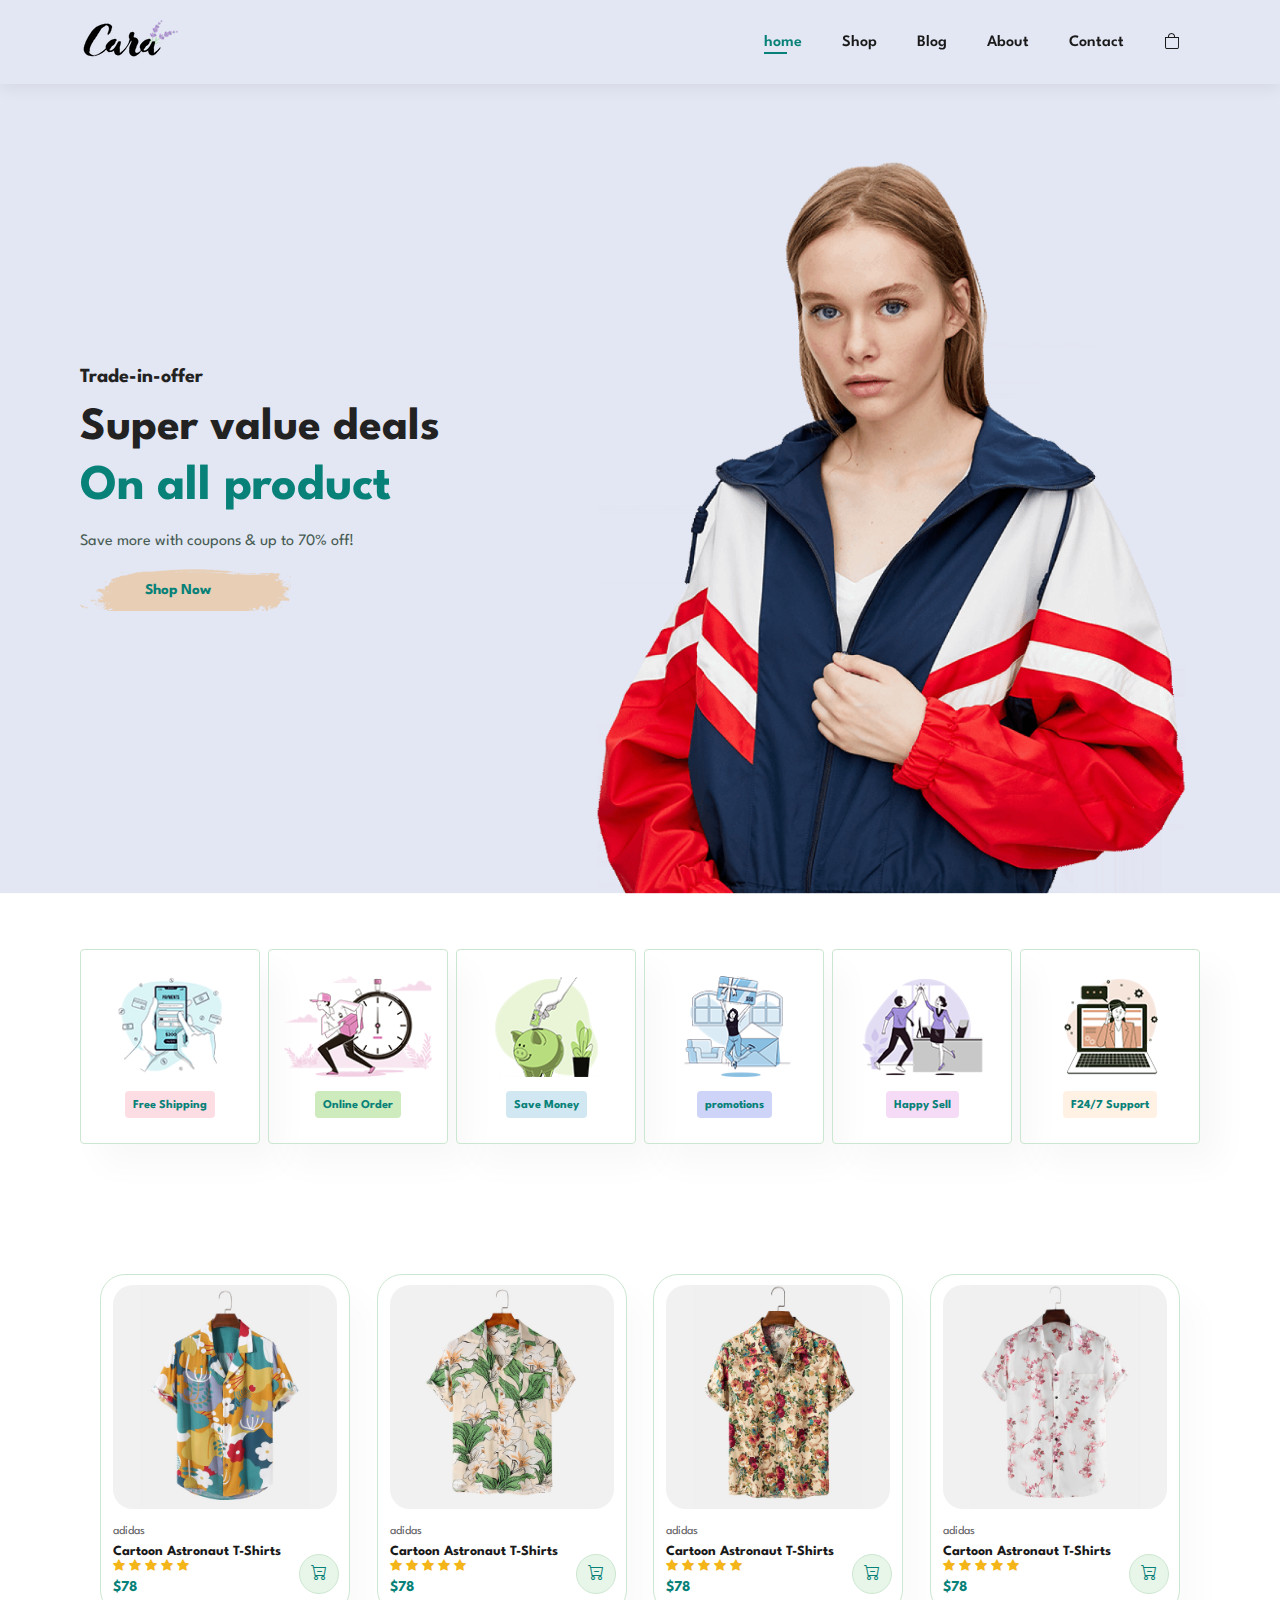
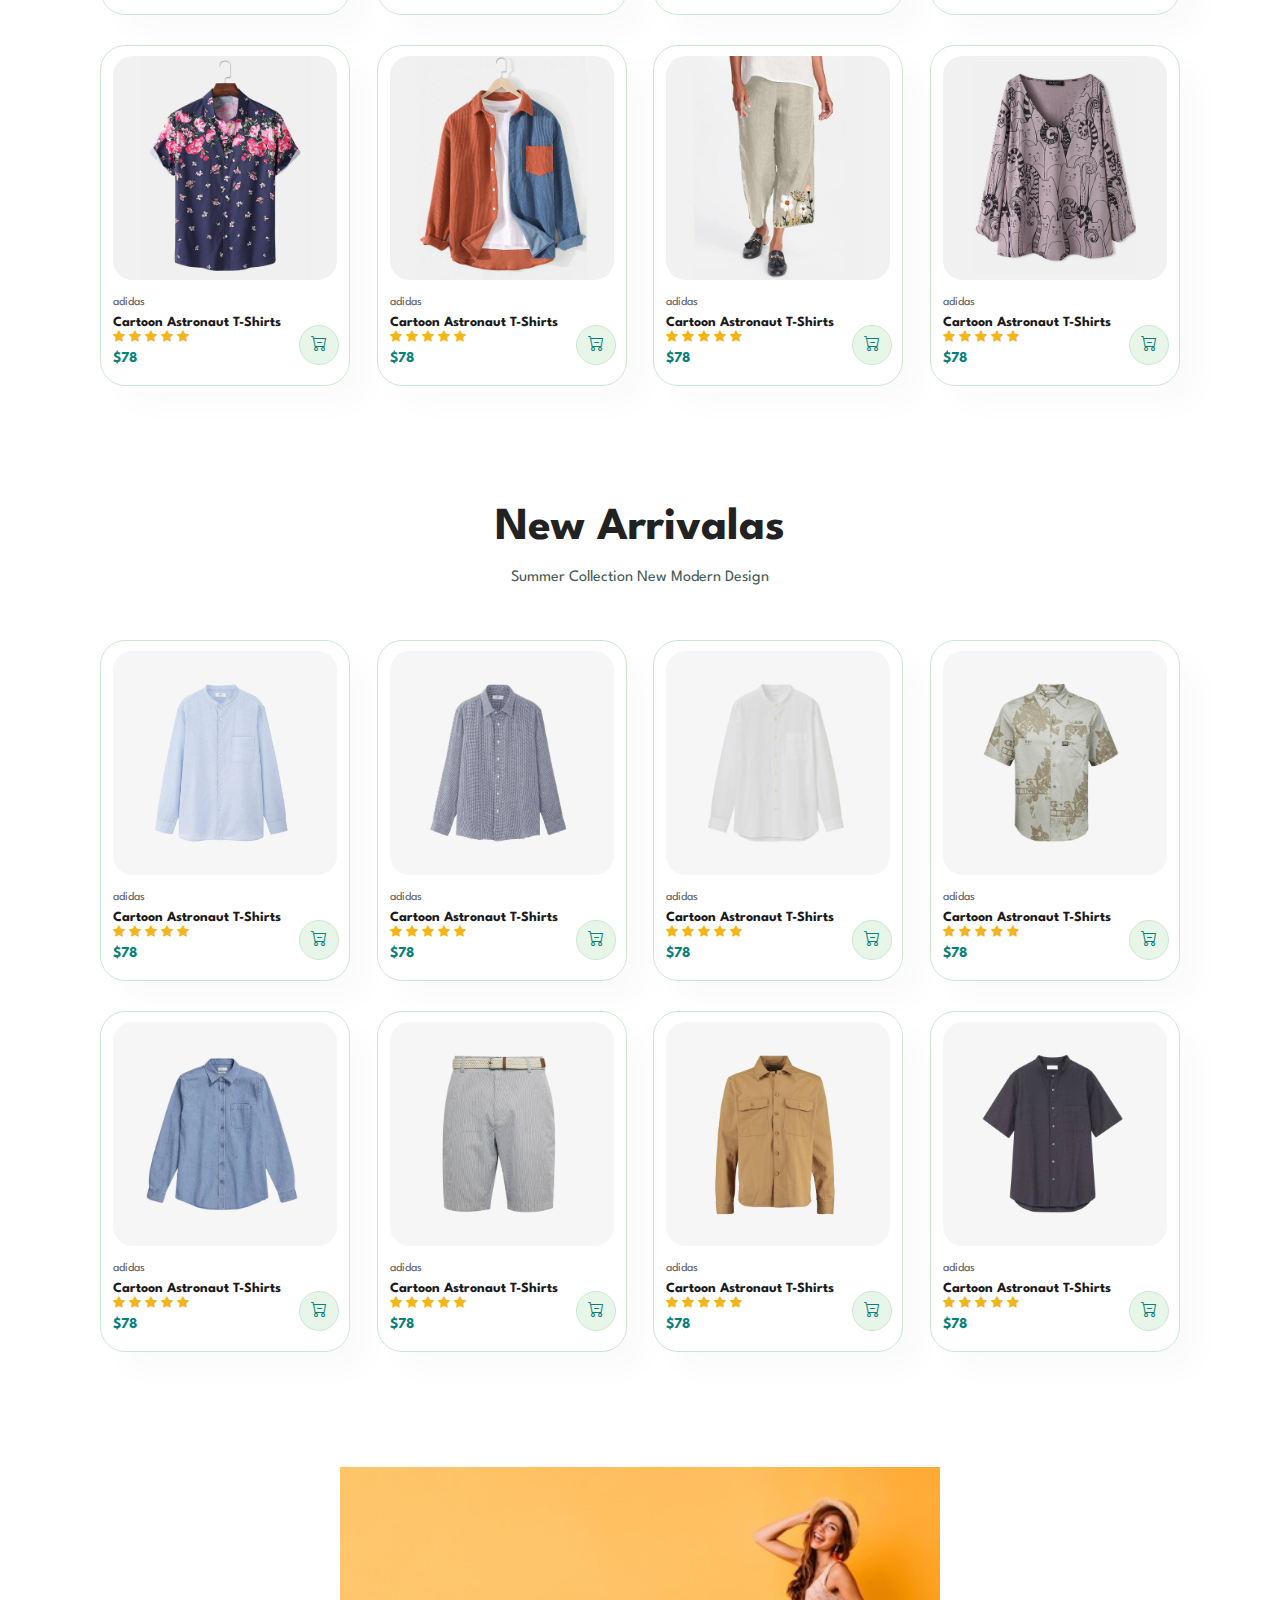
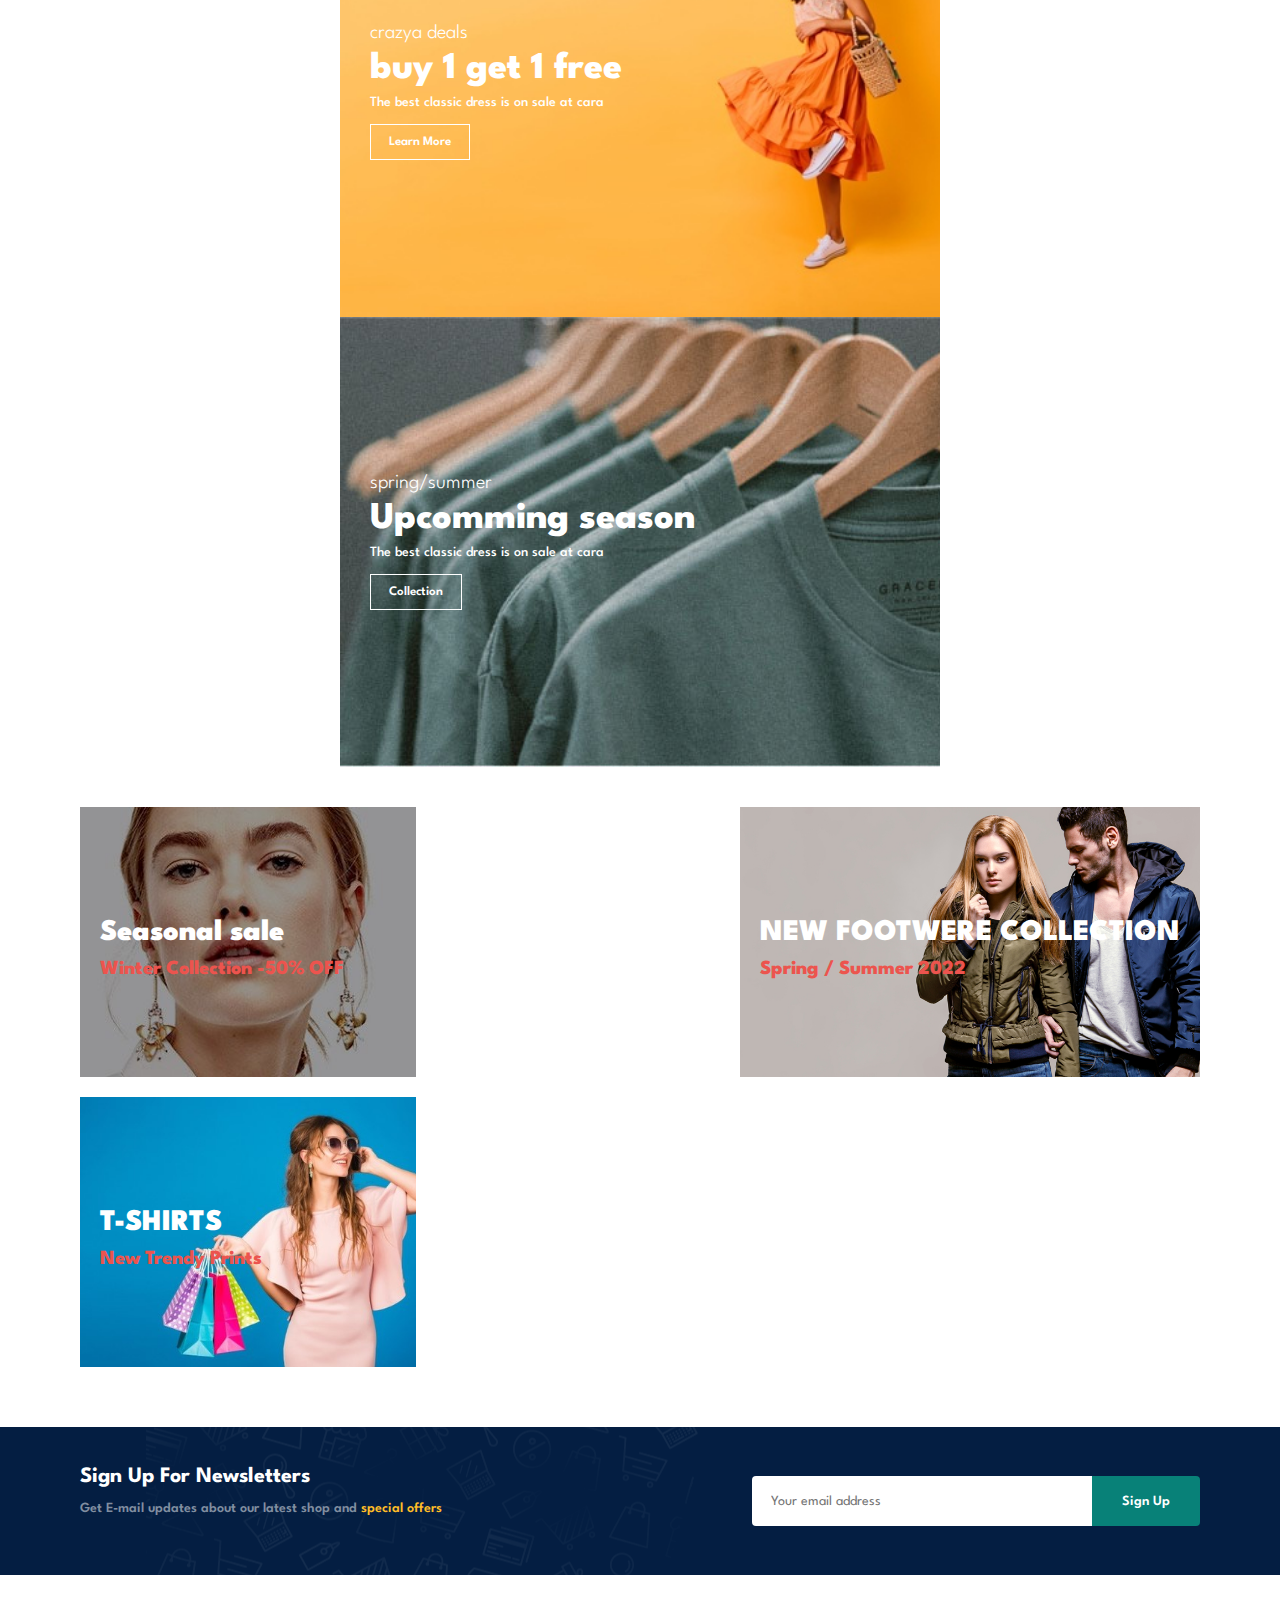
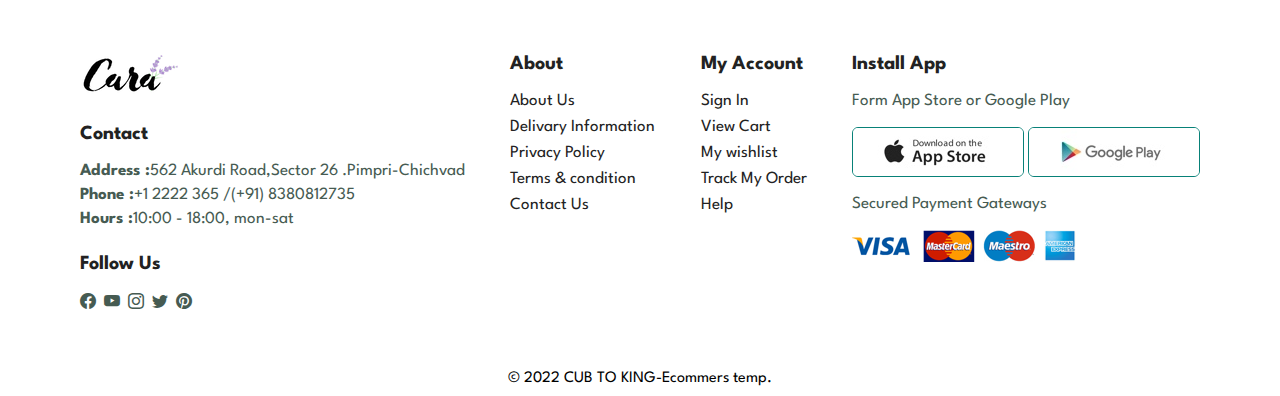
<file: index.html>
<!DOCTYPE html>
<html lang="en">
<head>
    <meta charset="UTF-8">
    <meta http-equiv="X-UA-Compatible" content="IE=edge">
    <meta name="viewport" content="width=device-width, initial-scale=1.0">
    <title>E-commerce website</title>
    <link rel="shortcut icon" href="https://png.pngtree.com/element_our/20190529/ourlarge/pngtree-red-shopping-cart-icon-png-free-illustration-image_1187825.jpg" type="image/x-icon">
    <link rel="stylesheet" href="https://cdn.jsdelivr.net/npm/bootstrap-icons@1.10.2/font/bootstrap-icons.css">
     <link rel="stylesheet" href="style.css">
</head>
<body>
    
    <section id="header"> 
     <a href="#"><img src="img/logo.png" class="logo" alt=""> </a>
     <div>
       <ul id="navbar">
      <li><a class="active" href="index.html">home</a></li>
      <li><a href="shop.html">Shop</a></li>
      <li><a href="blog.html">Blog</a></li>
      <li><a href="about.html">About</a></li>
      <li><a href="contact.html">Contact</a></li>
      <li id="lg-bag"><a  href="cart.html "><i class="bi bi-bag"></i></a></li>
      <a href="#" id="close"><i class="bi bi-x-lg"></i></a>

      </ul>
     </div>

     <div id="mobile">
     <a href="cart.html "> <i class="bi bi-bag"></i></a>
     <i  id="bar" class="bi bi-menu-button-fill"></i>
     </div>

    </section>


<section id="hero">
   <h4>Trade-in-offer</h4> 
   <h2>Super value deals</h2>
   <h1>On all product</h1>
   <p>Save more with coupons & up to 70% off!</p>
   <button>Shop Now </button>

</section>

<section id="feature" class="section-p1">
  <div class="fe-box">
    <img src="img/features/f1.png" alt="">
    <h6>Free Shipping</h6>
  </div>

  <div class="fe-box">
    <img src="img/features/f2.png" alt="">
    <h6>Online Order</h6>
  </div>

  <div class="fe-box">
    <img src="img/features/f3.png" alt="">
    <h6>Save Money</h6>
  </div>

  <div class="fe-box">
    <img src="img/features/f4.png" alt="">
    <h6>promotions</h6>
  </div>

  <div class="fe-box">
    <img src="img/features/f5.png" alt="">
    <h6>Happy Sell</h6>
  </div>

  <div class="fe-box">
    <img src="img/features/f6.png" alt="">
    <h6>F24/7 Support</h6>
  </div>


</section>

<section id="product1" class="section-p1">
   
    <div class="pro-container">
        <div class="pro">
            <img src="img/products/f1.jpg" alt="">
            <div class="des">
                <span>adidas</span>
                <h5>Cartoon Astronaut T-Shirts</h5>
                <div class="star">
                    <i class="bi bi-star-fill"></i>
                    <i class="bi bi-star-fill"></i>
                    <i class="bi bi-star-fill"></i>
                    <i class="bi bi-star-fill"></i>
                    <i class="bi bi-star-fill"></i>
    
                </div>
                <h4>$78</h4>
            </div>
            <a href="#"> <i class="bi bi-cart-dash cart"></i></a>
        </div>

        <div class="pro">
            <img src="img/products/f2.jpg" alt="">
            <div class="des">
                <span>adidas</span>
                <h5>Cartoon Astronaut T-Shirts</h5>
                <div class="star">
                    <i class="bi bi-star-fill"></i>
                    <i class="bi bi-star-fill"></i>
                    <i class="bi bi-star-fill"></i>
                    <i class="bi bi-star-fill"></i>
                    <i class="bi bi-star-fill"></i>
    
                </div>
                <h4>$78</h4>
            </div>
            <a href="#"> <i class="bi bi-cart-dash cart"></i></a>
        </div>


        <div class="pro">
            <img src="img/products/f3.jpg" alt="">
            <div class="des">
                <span>adidas</span>
                <h5>Cartoon Astronaut T-Shirts</h5>
                <div class="star">
                    <i class="bi bi-star-fill"></i>
                    <i class="bi bi-star-fill"></i>
                    <i class="bi bi-star-fill"></i>
                    <i class="bi bi-star-fill"></i>
                    <i class="bi bi-star-fill"></i>
    
                </div>
                <h4>$78</h4>
            </div>
            <a href="#"> <i class="bi bi-cart-dash cart"></i></a>
        </div>
         
        <div class="pro">
            <img src="img/products/f4.jpg" alt="">
            <div class="des">
                <span>adidas</span>
                <h5>Cartoon Astronaut T-Shirts</h5>
                <div class="star">
                    <i class="bi bi-star-fill"></i>
                    <i class="bi bi-star-fill"></i>
                    <i class="bi bi-star-fill"></i>
                    <i class="bi bi-star-fill"></i>
                    <i class="bi bi-star-fill"></i>
    
                </div>
                <h4>$78</h4>
            </div>
            <a href="#"> <i class="bi bi-cart-dash cart"></i></a>
        </div>


        <div class="pro">
            <img src="img/products/f5.jpg" alt="">
            <div class="des">
                <span>adidas</span>
                <h5>Cartoon Astronaut T-Shirts</h5>
                <div class="star">
                    <i class="bi bi-star-fill"></i>
                    <i class="bi bi-star-fill"></i>
                    <i class="bi bi-star-fill"></i>
                    <i class="bi bi-star-fill"></i>
                    <i class="bi bi-star-fill"></i>
    
                </div>
                <h4>$78</h4>
            </div>
            <a href="#"> <i class="bi bi-cart-dash cart"></i></a>
        </div>


        <div class="pro">
            <img src="img/products/f6.jpg" alt="">
            <div class="des">
                <span>adidas</span>
                <h5>Cartoon Astronaut T-Shirts</h5>
                <div class="star">
                    <i class="bi bi-star-fill"></i>
                    <i class="bi bi-star-fill"></i>
                    <i class="bi bi-star-fill"></i>
                    <i class="bi bi-star-fill"></i>
                    <i class="bi bi-star-fill"></i>
    
                </div>
                <h4>$78</h4>
            </div>
            <a href="#"> <i class="bi bi-cart-dash cart"></i></a>
        </div>


        <div class="pro">
            <img src="img/products/f7.jpg" alt="">
            <div class="des">
                <span>adidas</span>
                <h5>Cartoon Astronaut T-Shirts</h5>
                <div class="star">
                    <i class="bi bi-star-fill"></i>
                    <i class="bi bi-star-fill"></i>
                    <i class="bi bi-star-fill"></i>
                    <i class="bi bi-star-fill"></i>
                    <i class="bi bi-star-fill"></i>
    
                </div>
                <h4>$78</h4>
            </div>
            <a href="#"> <i class="bi bi-cart-dash cart"></i></a>
        </div>

        <div class="pro">
            <img src="img/products/f8.jpg" alt="">
            <div class="des">
                <span>adidas</span>
                <h5>Cartoon Astronaut T-Shirts</h5>
                <div class="star">
                    <i class="bi bi-star-fill"></i>
                    <i class="bi bi-star-fill"></i>
                    <i class="bi bi-star-fill"></i>
                    <i class="bi bi-star-fill"></i>
                    <i class="bi bi-star-fill"></i>
    
                </div>
                <h4>$78</h4>
            </div>
            <a href="#"> <i class="bi bi-cart-dash cart"></i></a>
        </div>
    </div>

</section>







<section id="product1" class="section-p1">
    <h2>New Arrivalas</h2>
    <p>Summer Collection New Modern Design</p>
    <div class="pro-container">
        <div class="pro">
            <img src="img/products/n1.jpg" alt="">
            <div class="des">
                <span>adidas</span>
                <h5>Cartoon Astronaut T-Shirts</h5>
                <div class="star">
                    <i class="bi bi-star-fill"></i>
                    <i class="bi bi-star-fill"></i>
                    <i class="bi bi-star-fill"></i>
                    <i class="bi bi-star-fill"></i>
                    <i class="bi bi-star-fill"></i>
    
                </div>
                <h4>$78</h4>
            </div>
            <a href="#"> <i class="bi bi-cart-dash cart"></i></a>
        </div>

        <div class="pro">
            <img src="img/products/n2.jpg" alt="">
            <div class="des">
                <span>adidas</span>
                <h5>Cartoon Astronaut T-Shirts</h5>
                <div class="star">
                    <i class="bi bi-star-fill"></i>
                    <i class="bi bi-star-fill"></i>
                    <i class="bi bi-star-fill"></i>
                    <i class="bi bi-star-fill"></i>
                    <i class="bi bi-star-fill"></i>
    
                </div>
                <h4>$78</h4>
            </div>
            <a href="#"> <i class="bi bi-cart-dash cart"></i></a>
        </div>


        <div class="pro">
            <img src="img/products/n3.jpg" alt="">
            <div class="des">
                <span>adidas</span>
                <h5>Cartoon Astronaut T-Shirts</h5>
                <div class="star">
                    <i class="bi bi-star-fill"></i>
                    <i class="bi bi-star-fill"></i>
                    <i class="bi bi-star-fill"></i>
                    <i class="bi bi-star-fill"></i>
                    <i class="bi bi-star-fill"></i>
    
                </div>
                <h4>$78</h4>
            </div>
            <a href="#"> <i class="bi bi-cart-dash cart"></i></a>
        </div>
         
        <div class="pro">
            <img src="img/products/n4.jpg" alt="">
            <div class="des">
                <span>adidas</span>
                <h5>Cartoon Astronaut T-Shirts</h5>
                <div class="star">
                    <i class="bi bi-star-fill"></i>
                    <i class="bi bi-star-fill"></i>
                    <i class="bi bi-star-fill"></i>
                    <i class="bi bi-star-fill"></i>
                    <i class="bi bi-star-fill"></i>
    
                </div>
                <h4>$78</h4>
            </div>
            <a href="#"> <i class="bi bi-cart-dash cart"></i></a>
        </div>


        <div class="pro">
            <img src="img/products/n5.jpg" alt="">
            <div class="des">
                <span>adidas</span>
                <h5>Cartoon Astronaut T-Shirts</h5>
                <div class="star">
                    <i class="bi bi-star-fill"></i>
                    <i class="bi bi-star-fill"></i>
                    <i class="bi bi-star-fill"></i>
                    <i class="bi bi-star-fill"></i>
                    <i class="bi bi-star-fill"></i>
    
                </div>
                <h4>$78</h4>
            </div>
            <a href="#"> <i class="bi bi-cart-dash cart"></i></a>
        </div>


        <div class="pro">
            <img src="img/products/n6.jpg" alt="">
            <div class="des">
                <span>adidas</span>
                <h5>Cartoon Astronaut T-Shirts</h5>
                <div class="star">
                    <i class="bi bi-star-fill"></i>
                    <i class="bi bi-star-fill"></i>
                    <i class="bi bi-star-fill"></i>
                    <i class="bi bi-star-fill"></i>
                    <i class="bi bi-star-fill"></i>
    
                </div>
                <h4>$78</h4>
            </div>
            <a href="#"> <i class="bi bi-cart-dash cart"></i></a>
        </div>


        <div class="pro">
            <img src="img/products/n7.jpg" alt="">
            <div class="des">
                <span>adidas</span>
                <h5>Cartoon Astronaut T-Shirts</h5>
                <div class="star">
                    <i class="bi bi-star-fill"></i>
                    <i class="bi bi-star-fill"></i>
                    <i class="bi bi-star-fill"></i>
                    <i class="bi bi-star-fill"></i>
                    <i class="bi bi-star-fill"></i>
    
                </div>
                <h4>$78</h4>
            </div>
            <a href="#"> <i class="bi bi-cart-dash cart"></i></a>
        </div>

        <div class="pro">
            <img src="img/products/n8.jpg" alt="">
            <div class="des">
                <span>adidas</span>
                <h5>Cartoon Astronaut T-Shirts</h5>
                <div class="star">
                    <i class="bi bi-star-fill"></i>
                    <i class="bi bi-star-fill"></i>
                    <i class="bi bi-star-fill"></i>
                    <i class="bi bi-star-fill"></i>
                    <i class="bi bi-star-fill"></i>
    
                </div>
                <h4>$78</h4>
            </div>
            <a href="#"> <i class="bi bi-cart-dash cart"></i></a>
        </div>
    </div>

</section>


<section id="sm-banner" class="section-p1">
  <div class="banner-box">
    <h4>crazya deals</h4>
    <h2>buy 1 get 1 free </h2>
    <span>The best classic dress is on sale at cara </span>
    <button class="white">Learn More</button>
  </div>

  <div class="banner-box banner-box2 ">
    <h4>spring/summer</h4>
    <h2>Upcomming season </h2>
    <span>The best classic dress is on sale at cara </span>
    <button class="white">Collection</button>
  </div>

</section> 


<section id="banner3">
    <div class="banner-box">
        <h2>Seasonal sale</h2>
        <h3>Winter Collection -50% OFF</h3>
    </div>

    <div class="banner-box  banner-box2">
        <h2>NEW FOOTWERE COLLECTION</h2>
        <h3>Spring / Summer 2022</h3>
    </div>

    <div class="banner-box banner-box3">
        <h2>T-SHIRTS</h2>
        <h3>New Trendy Prints</h3>
    </div>
</section>


<section id="newsletter" class="section-p1 section-m1">
  <div class="newstext">
    <h4>Sign Up For Newsletters</h4>
    <p>Get E-mail updates about our latest shop and <span>special offers</span></p>

  </div>
  
  <div class="form">
    <input type="text" placeholder="Your email address">
    <button class="normal">Sign Up</button>
  </div>


</section>


<footer class="section-p1">
 <div class="col">
    <img class="logo" src="img/logo.png" alt="">
    <h4>Contact</h4>
    <p><strong>Address :</strong>562 Akurdi  Road,Sector 26 .Pimpri-Chichvad </p>

    <p><strong>Phone :</strong>+1 2222 365 /(+91) 8380812735</p>

    <p><strong>Hours :</strong>10:00 - 18:00, mon-sat </p>

    <div class="follow">
        <h4>Follow Us</h4>
        <div class="icon">
            <i class="bi bi-facebook"></i>
            <i class="bi bi-youtube"></i>
            <i class="bi bi-instagram"></i>
            <i class="bi bi-twitter"></i>
            <i class="bi bi-pinterest"></i>

        </div>
    </div>   
 </div>

 <div class="col">
    <h4>About</h4>
    <a href="#">About Us</a>
    <a href="#">Delivary Information</a>
    <a href="#">Privacy Policy</a>
    <a href="#">Terms & condition</a>
    <a href="#">Contact Us</a>
 </div>


 <div class="col">
    <h4>My Account</h4>
    <a href="#">Sign In</a>
    <a href="#">View Cart</a>
    <a href="#">My wishlist</a>
    <a href="#">Track My Order</a>
    <a href="#">Help</a>
 </div>

 <div class="col install">
    <h4>Install App</h4>
    <p>Form App Store or Google Play </p>
    <div class="row">
        <img src="img/pay/app.jpg" alt="">
        <img src="img/pay/play.jpg" alt="">
    </div>
    <p>Secured Payment Gateways</p>
    <img src="img/pay/pay.png" alt="">
 </div>


 
</footer>

<div class="copyright">
    &copy 2022 CUB TO KING-Ecommers temp.
 </div>
    <script src="script.js"></script>
</body>
</html>
</file>
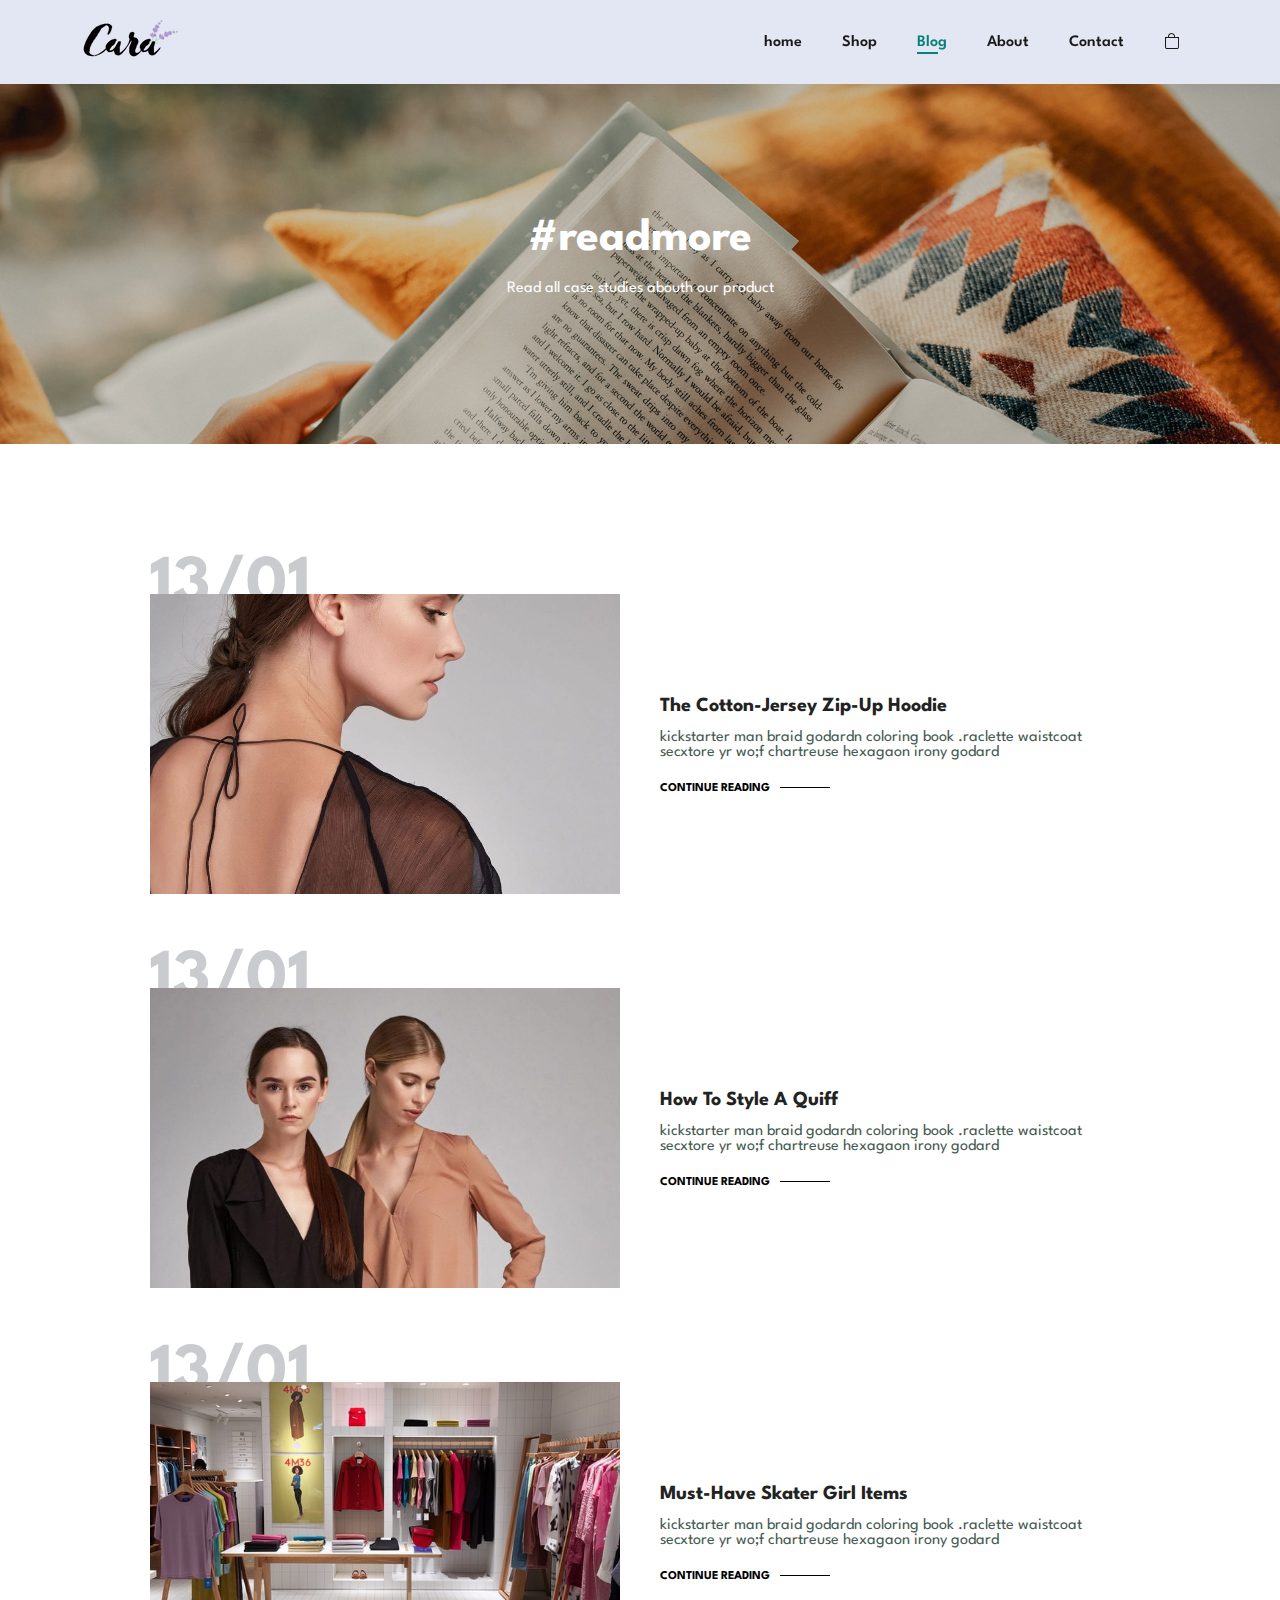
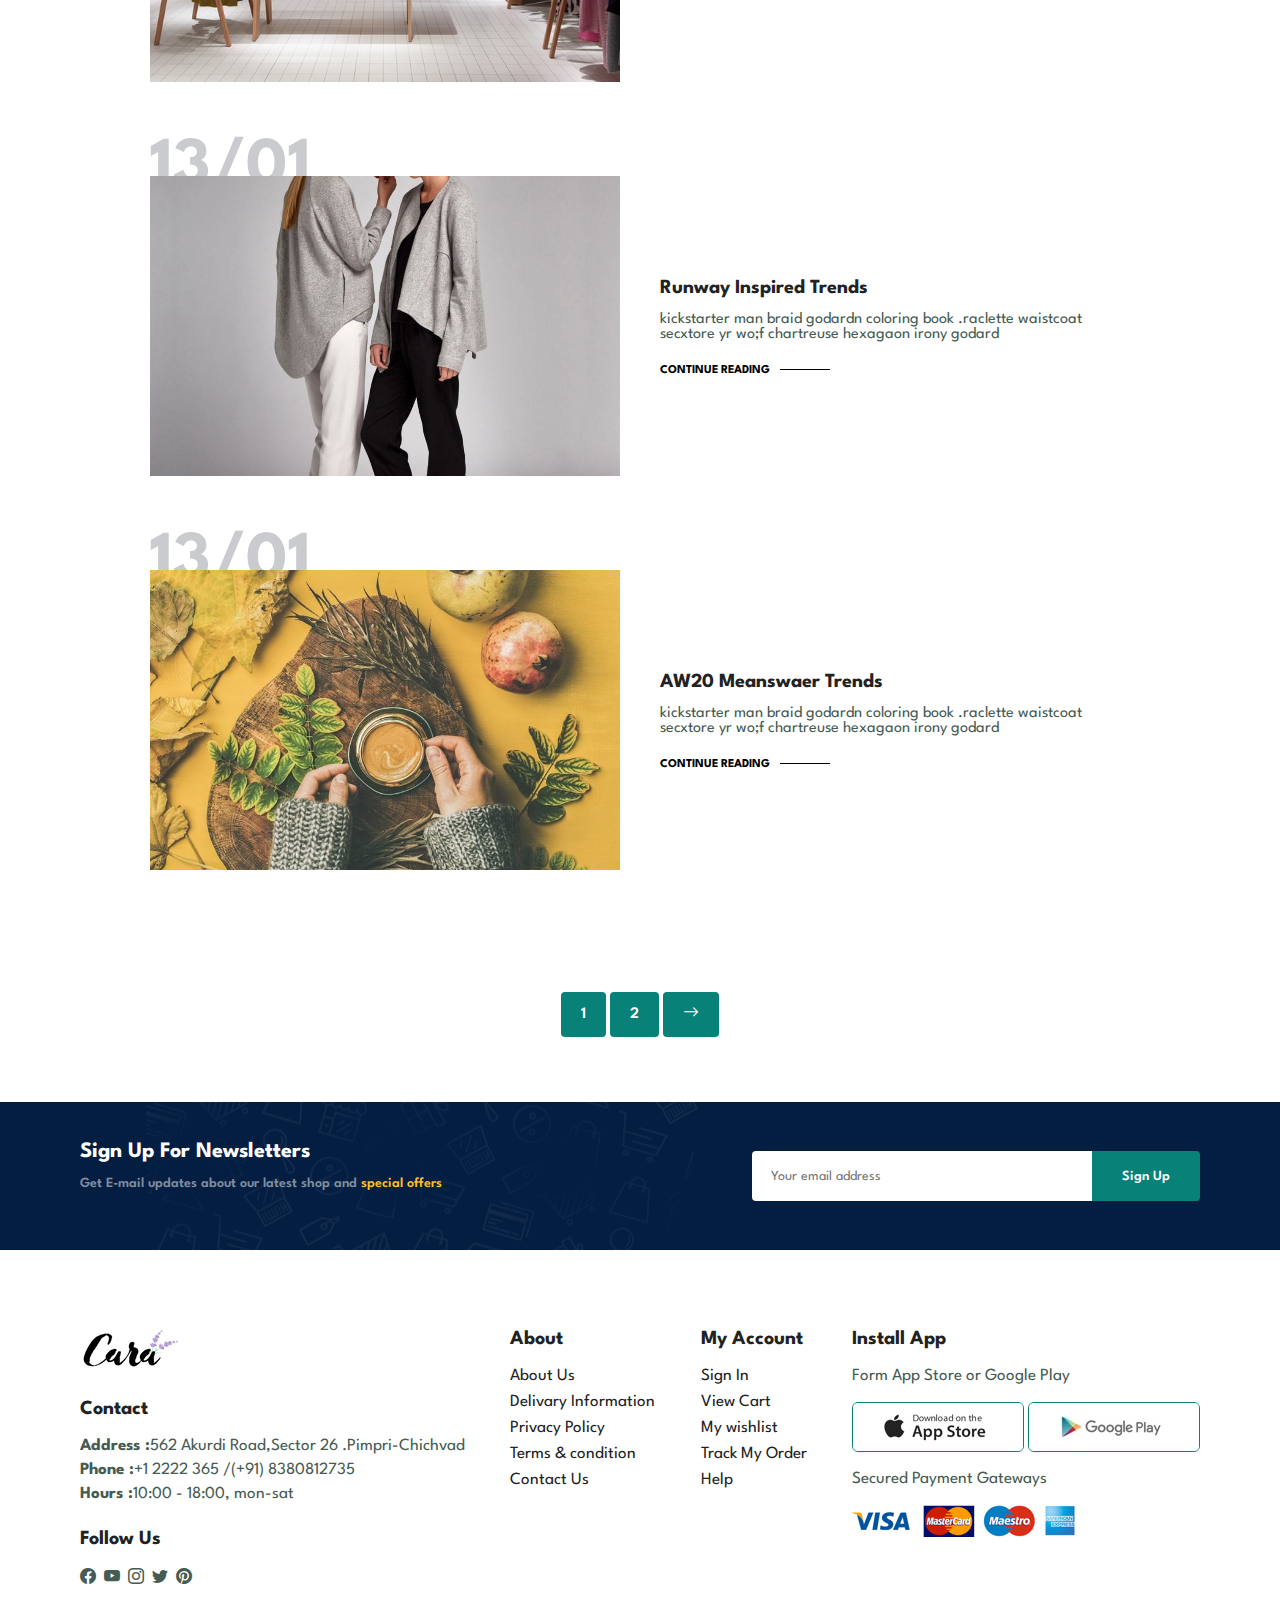
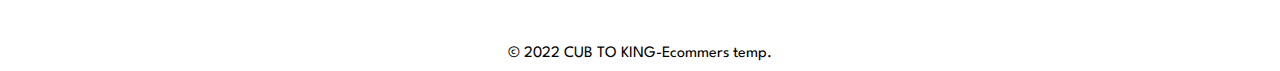
<file: blog.html>
<!DOCTYPE html>
<html lang="en">
<head>
    <meta charset="UTF-8">
    <meta http-equiv="X-UA-Compatible" content="IE=edge">
    <meta name="viewport" content="width=device-width, initial-scale=1.0">
    <title>E-commerce website</title>
    <link rel="stylesheet" href="https://cdn.jsdelivr.net/npm/bootstrap-icons@1.10.2/font/bootstrap-icons.css">
     <link rel="stylesheet" href="style.css">
</head>
<body>
    
    <section id="header">
     <a href="#"><img src="img/logo.png" class="logo" alt=""> </a>
     <div>
       <ul id="navbar">
      <li><a  href="index.html">home</a></li>
      <li><a  href="shop.html">Shop</a></li>
      <li><a class="active" href="blog.html">Blog</a></li>
      <li><a href="about.html">About</a></li>
      <li><a href="contact.html">Contact</a></li>
      <li id="lg-bag"><a  href="cart.html "><i class="bi bi-bag"></i></a></li>
      <a href="#" id="close"><i class="bi bi-x-lg"></i></a>

      </ul>
     </div>

     <div id="mobile">
     <a href="cart.html "><i class="bi bi-bag"></i></a>
     <i  id="bar" class="bi bi-menu-button-fill"></i>
     </div>

    </section>


<section id="page-header" class="blog-header">

   <h2>#readmore</h2>
   <p>Read all case studies abouth our product</p>
   

</section>

<section id="blog">
    <div class="blog-box">
        <div class="blog-img">
            <img src="img/blog/b1.jpg" alt="">
        </div>
        <div class="blog-details">
            <h4>The Cotton-Jersey Zip-Up Hoodie</h4>
            <p>kickstarter man braid godardn coloring book .raclette waistcoat secxtore
                yr wo;f chartreuse hexagaon irony godard
            </p>
            <a href="#">CONTINUE READING</a>
        </div>
        <H1>13/01</H1>
    </div> 

    <div class="blog-box">
        <div class="blog-img">
            <img src="img/blog/b2.jpg" alt="">
        </div>
        <div class="blog-details">
            <h4>How To Style A Quiff</h4>
            <p>kickstarter man braid godardn coloring book .raclette waistcoat secxtore
                yr wo;f chartreuse hexagaon irony godard
            </p>
            <a href="#">CONTINUE READING</a>
        </div>
        <H1>13/01</H1>
    </div>

    <div class="blog-box">
        <div class="blog-img">
            <img src="img/blog/b3.jpg" alt="">
        </div>
        <div class="blog-details">
            <h4>Must-Have Skater Girl Items</h4>
            <p>kickstarter man braid godardn coloring book .raclette waistcoat secxtore
                yr wo;f chartreuse hexagaon irony godard
            </p>
            <a href="#">CONTINUE READING</a>
        </div>
        <H1>13/01</H1>
    </div>

    <div class="blog-box">
        <div class="blog-img">
            <img src="img/blog/b4.jpg" alt="">
        </div>
        <div class="blog-details">
            <h4>Runway Inspired Trends</h4>
            <p>kickstarter man braid godardn coloring book .raclette waistcoat secxtore
                yr wo;f chartreuse hexagaon irony godard
            </p>
            <a href="#">CONTINUE READING</a>
        </div>
        <H1>13/01</H1>
    </div>

    <div class="blog-box">
        <div class="blog-img">
            <img src="img/blog/b6.jpg" alt="">
        </div>
        <div class="blog-details">
            <h4>AW20 Meanswaer Trends</h4>
            <p>kickstarter man braid godardn coloring book .raclette waistcoat secxtore
                yr wo;f chartreuse hexagaon irony godard
            </p>
            <a href="#">CONTINUE READING</a>
        </div>
        <H1>13/01</H1>
    </div>
</section>

<section id="pagination" class="section-p1">
    <a href="#">1</a>
    <a href="#">2</a>
    <a href="#"><i class="bi bi-arrow-right"></i></a>
</section>



<section id="newsletter" class="section-p1 section-m1">
  <div class="newstext">
    <h4>Sign Up For Newsletters</h4>
    <p>Get E-mail updates about our latest shop and <span>special offers</span></p>

  </div>
  
  <div class="form">
    <input type="text" placeholder="Your email address">
    <button class="normal">Sign Up</button>
  </div>


</section>


<footer class="section-p1">
 <div class="col">
    <img class="logo" src="img/logo.png" alt="">
    <h4>Contact</h4>
    <p><strong>Address :</strong>562 Akurdi  Road,Sector 26 .Pimpri-Chichvad </p>

    <p><strong>Phone :</strong>+1 2222 365 /(+91) 8380812735</p>

    <p><strong>Hours :</strong>10:00 - 18:00, mon-sat </p>

    <div class="follow">
        <h4>Follow Us</h4>
        <div class="icon">
            <i class="bi bi-facebook"></i>
            <i class="bi bi-youtube"></i>
            <i class="bi bi-instagram"></i>
            <i class="bi bi-twitter"></i>
            <i class="bi bi-pinterest"></i>

        </div>
    </div>   
 </div>

 <div class="col">
    <h4>About</h4>
    <a href="#">About Us</a>
    <a href="#">Delivary Information</a>
    <a href="#">Privacy Policy</a>
    <a href="#">Terms & condition</a>
    <a href="#">Contact Us</a>
 </div>


 <div class="col">
    <h4>My Account</h4>
    <a href="#">Sign In</a>
    <a href="#">View Cart</a>
    <a href="#">My wishlist</a>
    <a href="#">Track My Order</a>
    <a href="#">Help</a>
 </div>

 <div class="col install">
    <h4>Install App</h4>
    <p>Form App Store or Google Play </p>
    <div class="row">
        <img src="img/pay/app.jpg" alt="">
        <img src="img/pay/play.jpg" alt="">
    </div>
    <p>Secured Payment Gateways</p>
    <img src="img/pay/pay.png" alt="">
 </div>


 
</footer>

<div class="copyright">
    &copy 2022 CUB TO KING-Ecommers temp.
 </div>
    <script src="script.js"></script>
</body>
</html>
</file>
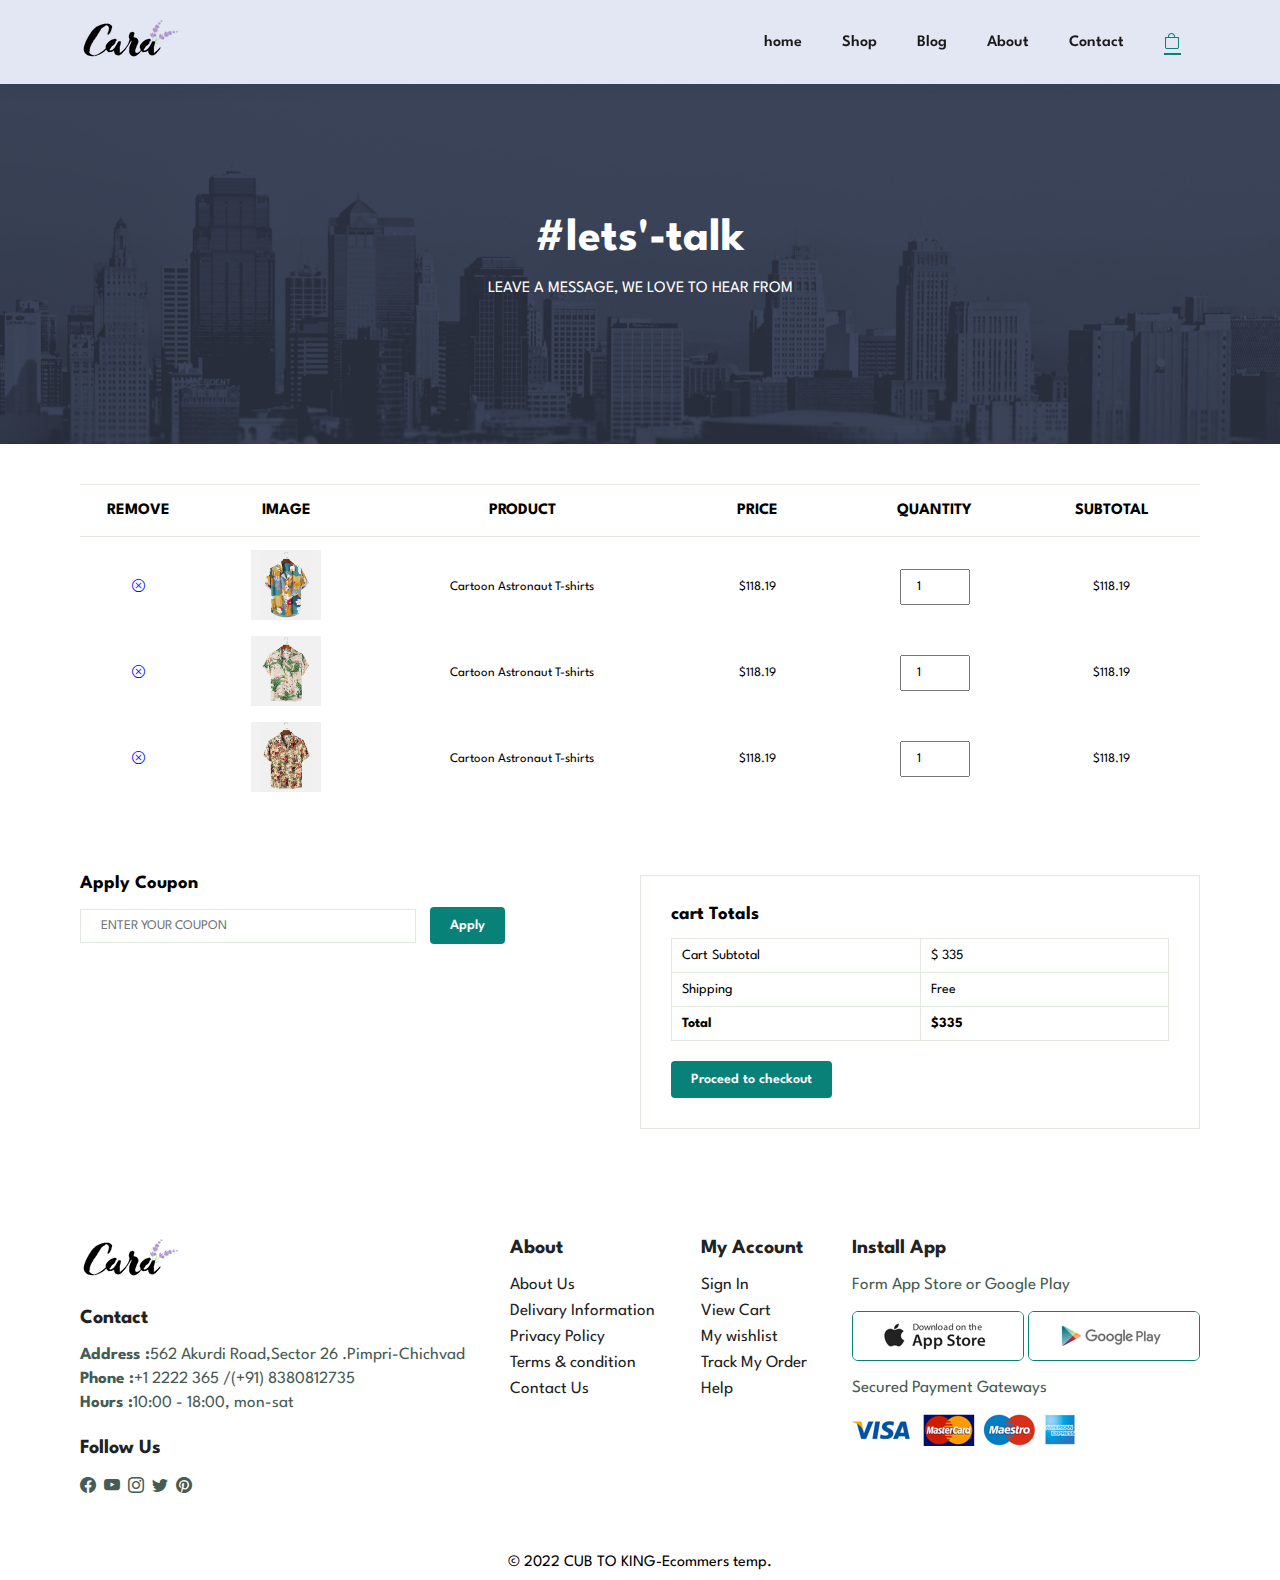
<file: cart.html>
<!DOCTYPE html>
<html lang="en">
<head>
    <meta charset="UTF-8">
    <meta http-equiv="X-UA-Compatible" content="IE=edge">
    <meta name="viewport" content="width=device-width, initial-scale=1.0">
    <title>E-commerce website</title>
    <link rel="stylesheet" href="https://cdn.jsdelivr.net/npm/bootstrap-icons@1.10.2/font/bootstrap-icons.css">
     <link rel="stylesheet" href="style.css">
</head>
<body>
    
    <section id="header">
     <a href="#"><img src="img/logo.png" class="logo" alt=""> </a>
     <div>
       <ul id="navbar">
      <li><a  href="index.html">home</a></li>
      <li><a  href="shop.html">Shop</a></li>
      <li><a  href="blog.html">Blog</a></li>
      <li><a  href="about.html">About</a></li>
      <li><a  href="contact.html">Contact</a></li>
      <li id="lg-bag"><a class="active" href="cart.html"> <i class="bi bi-bag"></i></a></li>
      <a href="#" id="close"><i class="bi bi-x-lg"></i></a>

      </ul>
     </div>

     <div id="mobile">
     <a href="cart.html "></a><i class="bi bi-bag"></i>
     <i  id="bar" class="bi bi-menu-button-fill"></i>
     </div>

    </section>


<section id="page-header" class="about-header">

   <h2>#lets'-talk</h2>
   <p>LEAVE A MESSAGE, WE LOVE TO HEAR FROM</p>
   

</section>

<section id="cart" class="section-p1">
    <table width="100%">
        <thead>
            <tr>
                <td>Remove</td>
                <td>Image</td>
                <td>Product</td>
                <td>Price</td>
                <td>Quantity</td>
                <td>Subtotal</td>
            </tr>
        </thead>

        <tbody>
            <tr>
                <td><a href="#"><i class="bi bi-x-circle"></i></a></td>
                <td><img src="img/products/f1.jpg" alt=""></td>
                <td>Cartoon Astronaut T-shirts</td>
                <td>$118.19</td>
                <td><input type="number" value="1"></td>
                <td>$118.19</td>
            </tr>

            <tr>
                <td><a href="#"><i class="bi bi-x-circle"></i></a></td>
                <td><img src="img/products/f2.jpg" alt=""></td>
                <td>Cartoon Astronaut T-shirts</td>
                <td>$118.19</td>
                <td><input type="number" value="1"></td>
                <td>$118.19</td>
            </tr>


            <tr>
                <td><a href="#"><i class="bi bi-x-circle"></i></a></td>
                <td><img src="img/products/f3.jpg" alt=""></td>
                <td>Cartoon Astronaut T-shirts</td>
                <td>$118.19</td>
                <td><input type="number" value="1"></td>
                <td>$118.19</td>
            </tr>
        </tbody>
    </table>
</section>

<section id="cart-add" class="section-p1">
    <div id="coupon">
        <h3>Apply Coupon</h3>
        <div>
            <input type="text" placeholder="ENTER YOUR COUPON">
            <button class="normal">Apply</button>
        </div>
    </div>

    <div id="subtotal">
        <h3>cart Totals</h3>
        <table>
            <tr>
                <td>Cart Subtotal</td>
                <td>$ 335</td>
            </tr>
            <tr>
                <td>Shipping</td>
                <td>Free</td>
            </tr>
            <tr>
                <td><strong>Total</strong></td>
                <td><strong>$335</strong></td>
            </tr>
        </table>

        <button class="normal">Proceed to checkout</button>
    </div>
</section>

<footer class="section-p1">
 <div class="col">
    <img class="logo" src="img/logo.png" alt="">
    <h4>Contact</h4>
    <p><strong>Address :</strong>562 Akurdi  Road,Sector 26 .Pimpri-Chichvad </p>

    <p><strong>Phone :</strong>+1 2222 365 /(+91) 8380812735</p>

    <p><strong>Hours :</strong>10:00 - 18:00, mon-sat </p>

    <div class="follow">
        <h4>Follow Us</h4>
        <div class="icon">
            <i class="bi bi-facebook"></i>
            <i class="bi bi-youtube"></i>
            <i class="bi bi-instagram"></i>
            <i class="bi bi-twitter"></i>
            <i class="bi bi-pinterest"></i>

        </div>
    </div>   
 </div>

 <div class="col">
    <h4>About</h4>
    <a href="#">About Us</a>
    <a href="#">Delivary Information</a>
    <a href="#">Privacy Policy</a>
    <a href="#">Terms & condition</a>
    <a href="#">Contact Us</a>
 </div>


 <div class="col">
    <h4>My Account</h4>
    <a href="#">Sign In</a>
    <a href="#">View Cart</a>
    <a href="#">My wishlist</a>
    <a href="#">Track My Order</a>
    <a href="#">Help</a>
 </div>

 <div class="col install">
    <h4>Install App</h4>
    <p>Form App Store or Google Play </p>
    <div class="row">
        <img src="img/pay/app.jpg" alt="">
        <img src="img/pay/play.jpg" alt="">
    </div>
    <p>Secured Payment Gateways</p>
    <img src="img/pay/pay.png" alt="">
 </div>


 
</footer>

<div class="copyright">
    &copy 2022 CUB TO KING-Ecommers temp.
 </div>
    <script src="script.js"></script>
</body>
</html>
</file>
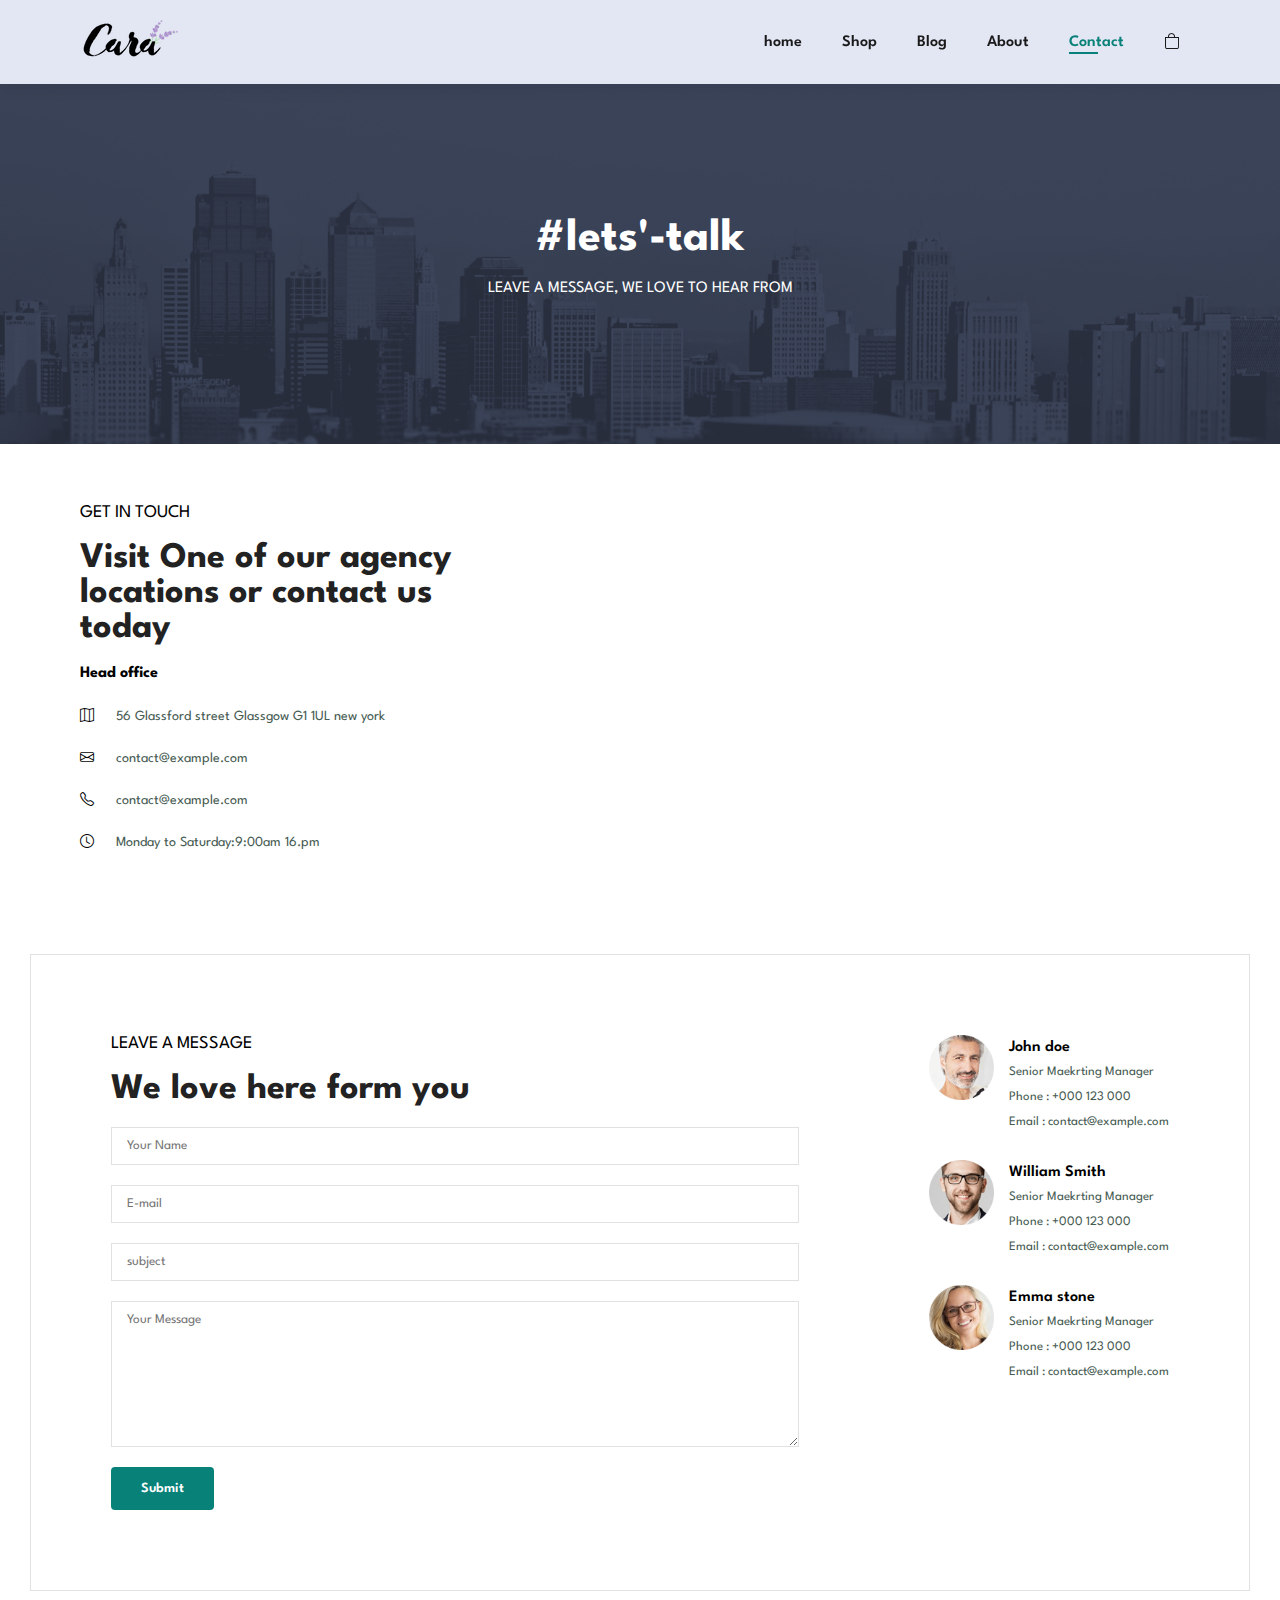
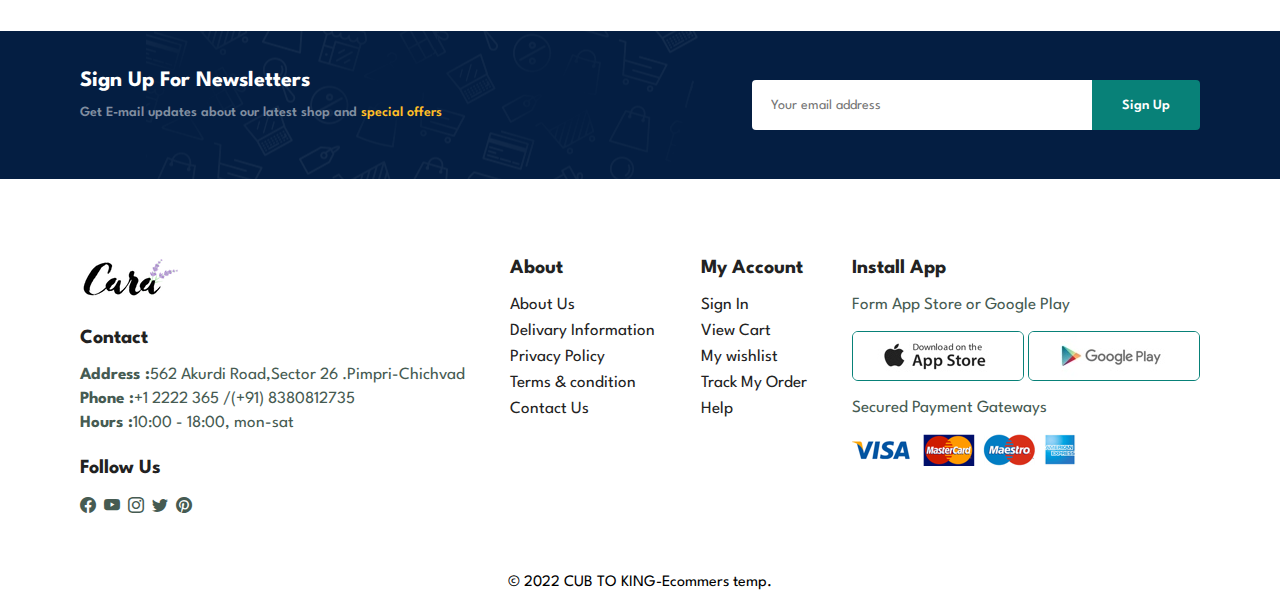
<file: contact.html>
<!DOCTYPE html>
<html lang="en">
<head>
    <meta charset="UTF-8">
    <meta http-equiv="X-UA-Compatible" content="IE=edge">
    <meta name="viewport" content="width=device-width, initial-scale=1.0">
    <title>E-commerce website</title>
    <link rel="stylesheet" href="https://cdn.jsdelivr.net/npm/bootstrap-icons@1.10.2/font/bootstrap-icons.css">
     <link rel="stylesheet" href="style.css">
</head>
<body>
    
    <section id="header">
     <a href="#"><img src="img/logo.png" class="logo" alt=""> </a>
     <div>
       <ul id="navbar">
      <li><a  href="index.html">home</a></li>
      <li><a  href="shop.html">Shop</a></li>
      <li><a href="blog.html">Blog</a></li>
      <li><a  href="about.html">About</a></li>
      <li><a class="active" href="contact.html">Contact</a></li>
      <li id="lg-bag"><a  href="cart.html "><i class="bi bi-bag"></i></a></li>
      <a href="#" id="close"><i class="bi bi-x-lg"></i></a>

      </ul>
     </div>

     <div id="mobile">
     <a href="cart.html "><i class="bi bi-bag"></i></a>
     <i  id="bar" class="bi bi-menu-button-fill"></i>
     </div>

    </section>


<section id="page-header" class="about-header">

   <h2>#lets'-talk</h2>
   <p>LEAVE A MESSAGE, WE LOVE TO HEAR FROM</p>
   

</section>

<section id="contact-details" class="section-p1">
    <div class="details">
        <span>GET IN TOUCH</span>
        <H2>Visit One of our agency locations or contact us today</H2>
        <h3>Head office</h3>
        <div>
            <li>
                <i class="bi bi-map"></i>
                <p>56 Glassford street Glassgow G1 1UL new york</p>
            </li>

            <li>
                <i class="bi bi-envelope"></i>
                <p>contact@example.com</p>
            </li>

            <li>
                <i class="bi bi-telephone"></i>
                <p>contact@example.com</p>
            </li>

            <li>
                <i class="bi bi-clock"></i>
                <p>Monday to Saturday:9:00am 16.pm</p>
            </li>
        </div>
    </div>

    <div class="map">
        <iframe src="https://www.google.com/maps/embed?pb=!1m18!1m12!1m3!1d3780.2825939839186!2d73.76131311469047!3d18.651310687332955!2m3!1f0!2f0!3f0!3m2!1i1024!2i768!4f13.1!3m3!1m2!1s0x3bc2b96f25f8379b%3A0x5f515ab10ce584f2!2sCubToKing%20IT%20Solutions%20Pvt.%20Ltd.!5e0!3m2!1sen!2sin!4v1669820439482!5m2!1sen!2sin" width="600" height="450" style="border:0;" allowfullscreen="" loading="lazy" referrerpolicy="no-referrer-when-downgrade"></iframe>
    </div>
</section>

<section id="form-details">
    <form action="">
        <spAN>LEAVE A MESSAGE</spAN>
        <H2>We love here form you</H2>
        <input type="text" placeholder="Your Name">
        <input type="text" placeholder="E-mail">
        <input type="text" placeholder="subject">
        <textarea name="" id="" cols="30" rows="10" placeholder="Your Message"></textarea>
        <button class="normal">Submit</button>
    </form>

    <div class="people">
        <div>
            <img src="img/people/1.png" alt="">
            <p><span>John doe</span> Senior Maekrting Manager <br> Phone :
            +000 123 000 <br> Email : contact@example.com</p>
        </div>

        <div>
            <img src="img/people/2.png" alt="">
            <p><span>William Smith</span> Senior Maekrting Manager <br> Phone :
            +000 123 000 <br> Email : contact@example.com</p>
        </div>

        <div>
            <img src="img/people/3.png" alt="">
            <p><span>Emma stone</span> Senior Maekrting Manager <br> Phone :
            +000 123 000 <br> Email : contact@example.com</p>
        </div>
    </div>
</section>
  
<section id="newsletter" class="section-p1 section-m1">
  <div class="newstext">
    <h4>Sign Up For Newsletters</h4>
    <p>Get E-mail updates about our latest shop and <span>special offers</span></p>

  </div>
  
  <div class="form">
    <input type="text" placeholder="Your email address">
    <button class="normal">Sign Up</button>
  </div>


</section>

<footer class="section-p1">
 <div class="col">
    <img class="logo" src="img/logo.png" alt="">
    <h4>Contact</h4>
    <p><strong>Address :</strong>562 Akurdi  Road,Sector 26 .Pimpri-Chichvad </p>

    <p><strong>Phone :</strong>+1 2222 365 /(+91) 8380812735</p>

    <p><strong>Hours :</strong>10:00 - 18:00, mon-sat </p>

    <div class="follow">
        <h4>Follow Us</h4>
        <div class="icon">
            <i class="bi bi-facebook"></i>
            <i class="bi bi-youtube"></i>
            <i class="bi bi-instagram"></i>
            <i class="bi bi-twitter"></i>
            <i class="bi bi-pinterest"></i>

        </div>
    </div>   
 </div>

 <div class="col">
    <h4>About</h4>
    <a href="#">About Us</a>
    <a href="#">Delivary Information</a>
    <a href="#">Privacy Policy</a>
    <a href="#">Terms & condition</a>
    <a href="#">Contact Us</a>
 </div>


 <div class="col">
    <h4>My Account</h4>
    <a href="#">Sign In</a>
    <a href="#">View Cart</a>
    <a href="#">My wishlist</a>
    <a href="#">Track My Order</a>
    <a href="#">Help</a>
 </div>

 <div class="col install">
    <h4>Install App</h4>
    <p>Form App Store or Google Play </p>
    <div class="row">
        <img src="img/pay/app.jpg" alt="">
        <img src="img/pay/play.jpg" alt="">
    </div>
    <p>Secured Payment Gateways</p>
    <img src="img/pay/pay.png" alt="">
 </div>


 
</footer>

<div class="copyright">
    &copy 2022 CUB TO KING-Ecommers temp.
 </div>
    <script src="script.js"></script>
</body>
</html>
</file>
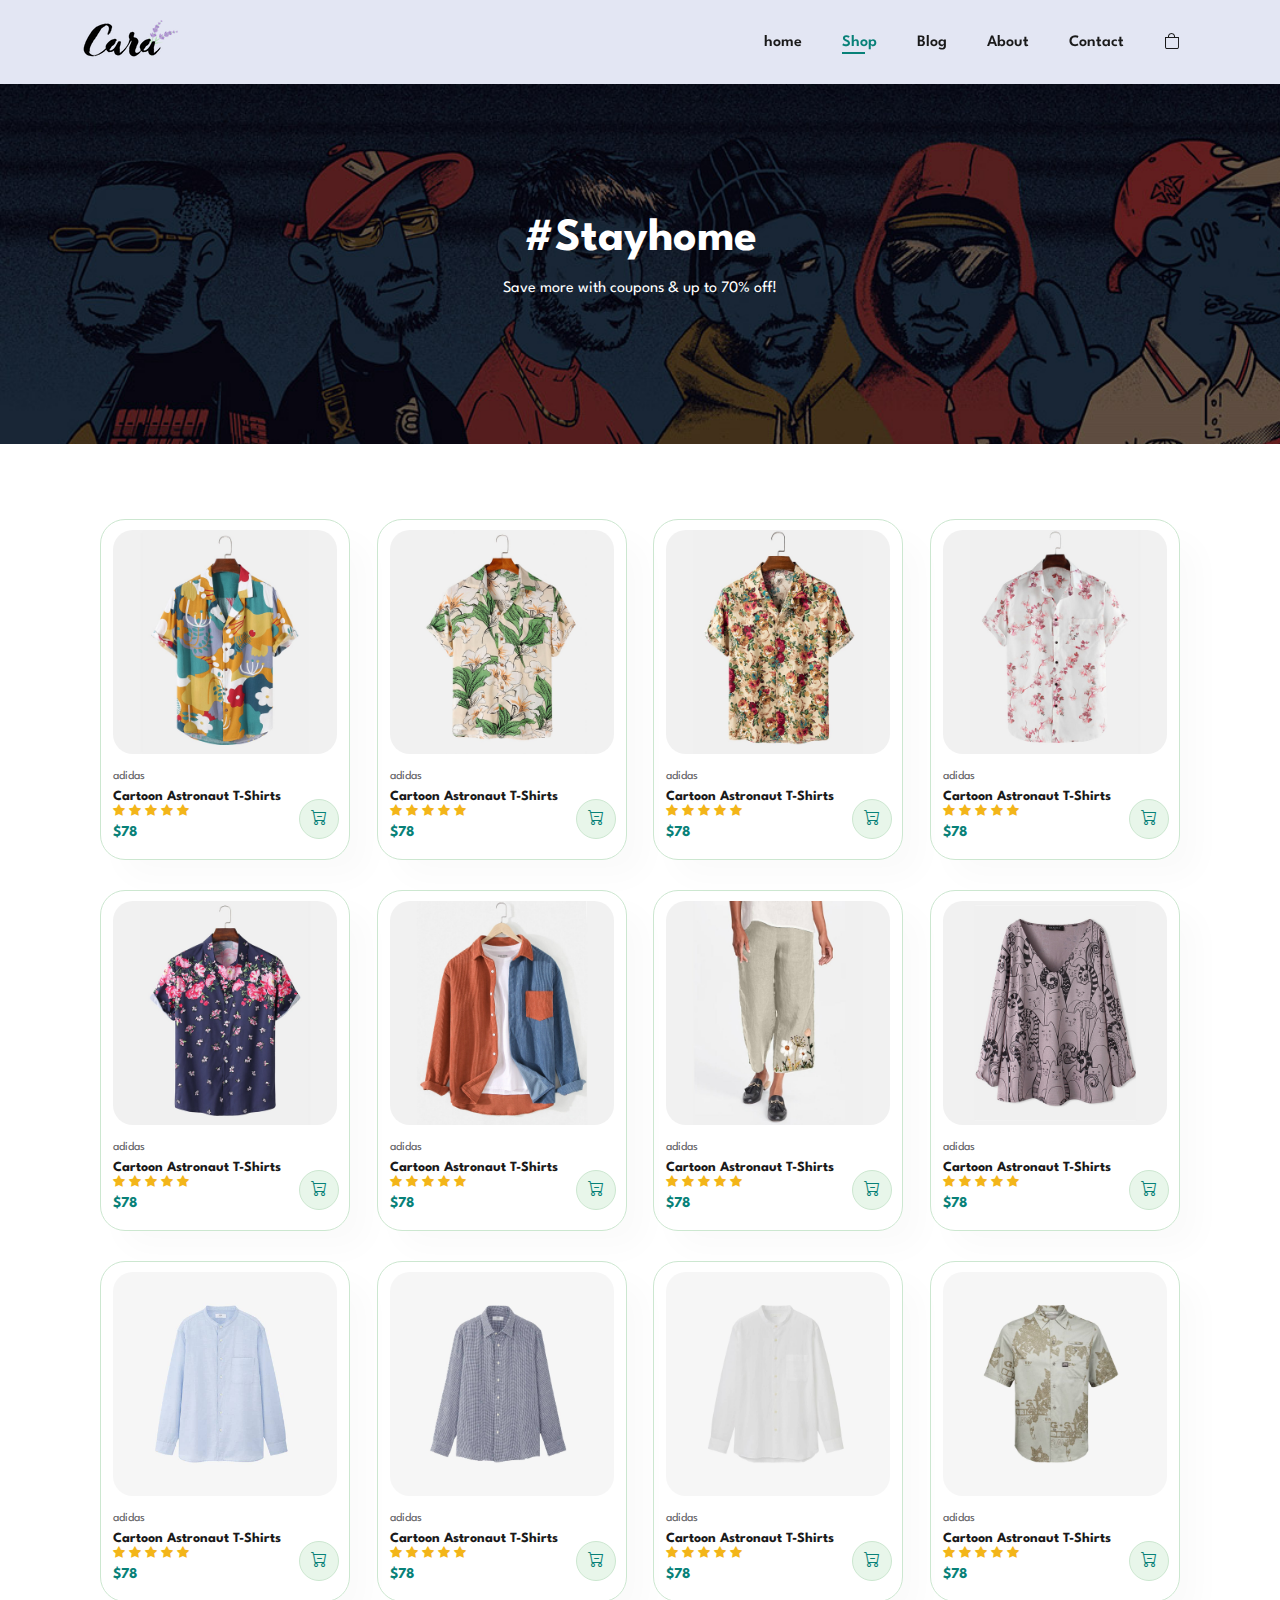
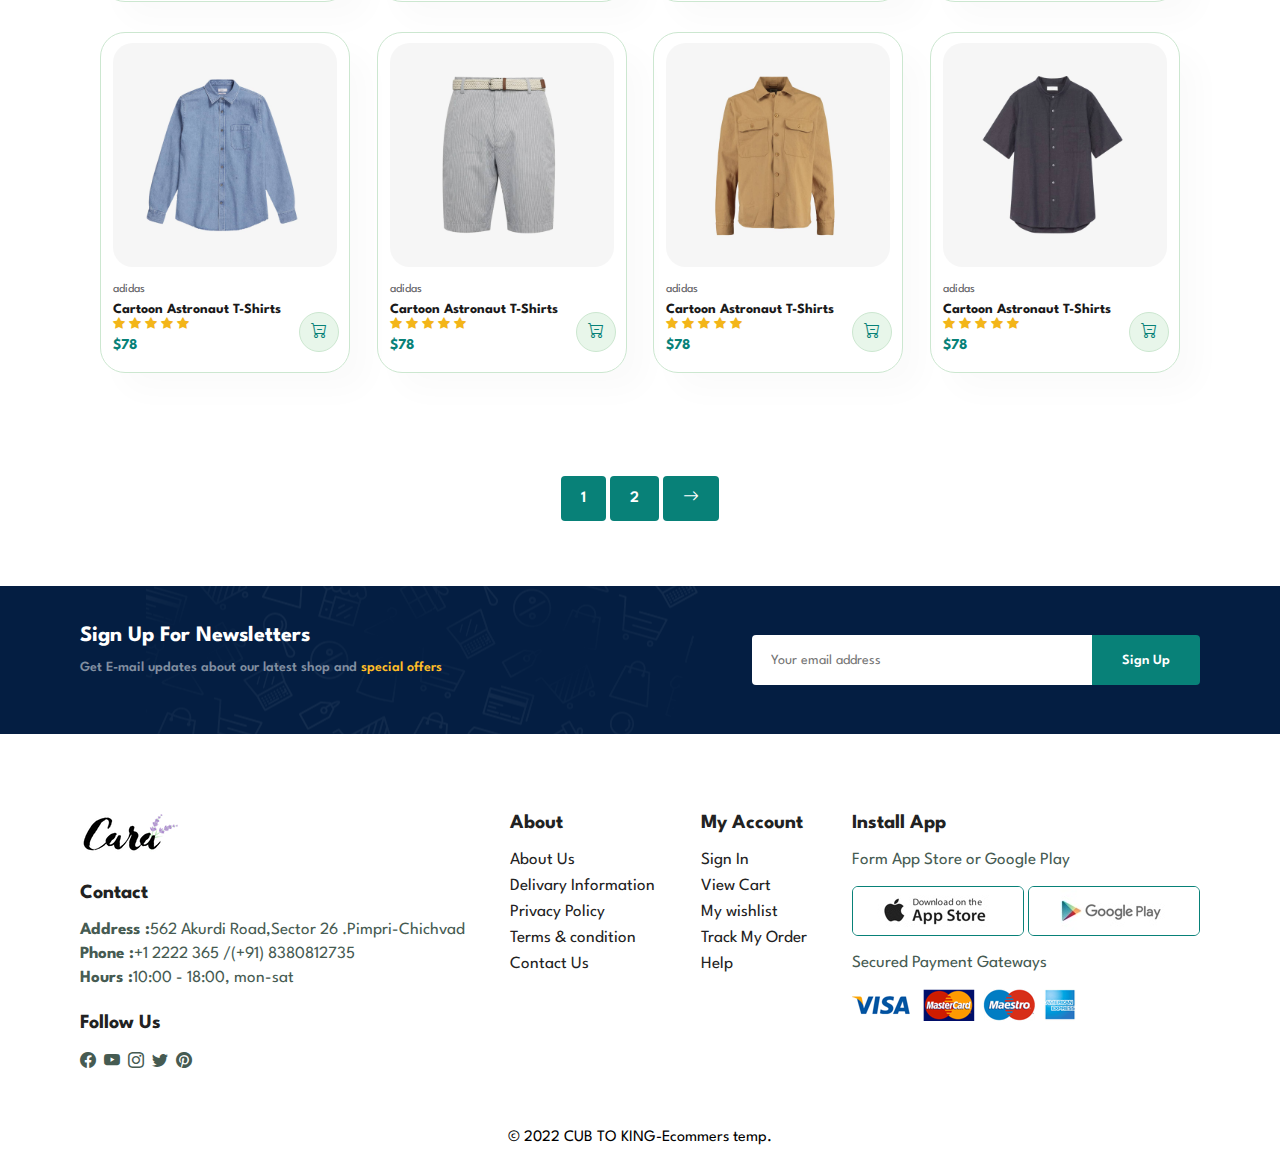
<file: shop.html>
<!DOCTYPE html>
<html lang="en">
<head>
    <meta charset="UTF-8">
    <meta http-equiv="X-UA-Compatible" content="IE=edge">
    <meta name="viewport" content="width=device-width, initial-scale=1.0">
    <title>E-commerce website</title>
    <link rel="stylesheet" href="https://cdn.jsdelivr.net/npm/bootstrap-icons@1.10.2/font/bootstrap-icons.css">
     <link rel="stylesheet" href="style.css">
</head>
<body>
    
    <section id="header">
     <a href="#"><img src="img/logo.png" class="logo" alt=""> </a>
     <div>
       <ul id="navbar">
      <li><a  href="index.html">home</a></li>
      <li><a class="active" href="shop.html">Shop</a></li>
      <li><a href="blog.html">Blog</a></li>
      <li><a href="about.html">About</a></li>
      <li><a href="contact.html">Contact</a></li>
      <li id="lg-bag"><a  href="cart.html "><i class="bi bi-bag"></i></a></li>
      <a href="#" id="close"><i class="bi bi-x-lg"></i></a>

      </ul>
     </div>

     <div id="mobile">
     <a href="cart.html "><i class="bi bi-bag"></i></a>
     <i  id="bar" class="bi bi-menu-button-fill"></i>
     </div>

    </section>


<section id="page-header">

   <h2>#Stayhome</h2>
   <p>Save more with coupons & up to 70% off!</p>
   

</section>

<section id="product1" class="section-p1">  
    
    <div class="pro-container">
        <div class="pro" onclick="window.location.href='sproduct.html';">
            <img src="img/products/f1.jpg" alt="">
            <div class="des">
                <span>adidas</span>
                <h5>Cartoon Astronaut T-Shirts</h5>
                <div class="star">
                    <i class="bi bi-star-fill"></i>
                    <i class="bi bi-star-fill"></i>
                    <i class="bi bi-star-fill"></i>
                    <i class="bi bi-star-fill"></i>
                    <i class="bi bi-star-fill"></i>
    
                </div>
                <h4>$78</h4>
            </div>
            <a href="#"> <i class="bi bi-cart-dash cart"></i></a>
        </div>

        <div class="pro">
            <img src="img/products/f2.jpg" alt="">
            <div class="des">
                <span>adidas</span>
                <h5>Cartoon Astronaut T-Shirts</h5>
                <div class="star">
                    <i class="bi bi-star-fill"></i>
                    <i class="bi bi-star-fill"></i>
                    <i class="bi bi-star-fill"></i>
                    <i class="bi bi-star-fill"></i>
                    <i class="bi bi-star-fill"></i>
    
                </div>
                <h4>$78</h4>
            </div>
            <a href="#"> <i class="bi bi-cart-dash cart"></i></a>
        </div>


        <div class="pro">
            <img src="img/products/f3.jpg" alt="">
            <div class="des">
                <span>adidas</span>
                <h5>Cartoon Astronaut T-Shirts</h5>
                <div class="star">
                    <i class="bi bi-star-fill"></i>
                    <i class="bi bi-star-fill"></i>
                    <i class="bi bi-star-fill"></i>
                    <i class="bi bi-star-fill"></i>
                    <i class="bi bi-star-fill"></i>
    
                </div>
                <h4>$78</h4>
            </div>
            <a href="#"> <i class="bi bi-cart-dash cart"></i></a>
        </div>
         
        <div class="pro">
            <img src="img/products/f4.jpg" alt="">
            <div class="des">
                <span>adidas</span>
                <h5>Cartoon Astronaut T-Shirts</h5>
                <div class="star">
                    <i class="bi bi-star-fill"></i>
                    <i class="bi bi-star-fill"></i>
                    <i class="bi bi-star-fill"></i>
                    <i class="bi bi-star-fill"></i>
                    <i class="bi bi-star-fill"></i>
    
                </div>
                <h4>$78</h4>
            </div>
            <a href="#"> <i class="bi bi-cart-dash cart"></i></a>
        </div>


        <div class="pro">
            <img src="img/products/f5.jpg" alt="">
            <div class="des">
                <span>adidas</span>
                <h5>Cartoon Astronaut T-Shirts</h5>
                <div class="star">
                    <i class="bi bi-star-fill"></i>
                    <i class="bi bi-star-fill"></i>
                    <i class="bi bi-star-fill"></i>
                    <i class="bi bi-star-fill"></i>
                    <i class="bi bi-star-fill"></i>
    
                </div>
                <h4>$78</h4>
            </div>
            <a href="#"> <i class="bi bi-cart-dash cart"></i></a>
        </div>


        <div class="pro">
            <img src="img/products/f6.jpg" alt="">
            <div class="des">
                <span>adidas</span>
                <h5>Cartoon Astronaut T-Shirts</h5>
                <div class="star">
                    <i class="bi bi-star-fill"></i>
                    <i class="bi bi-star-fill"></i>
                    <i class="bi bi-star-fill"></i>
                    <i class="bi bi-star-fill"></i>
                    <i class="bi bi-star-fill"></i>
    
                </div>
                <h4>$78</h4>
            </div>
            <a href="#"> <i class="bi bi-cart-dash cart"></i></a>
        </div>


        <div class="pro">
            <img src="img/products/f7.jpg" alt="">
            <div class="des">
                <span>adidas</span>
                <h5>Cartoon Astronaut T-Shirts</h5>
                <div class="star">
                    <i class="bi bi-star-fill"></i>
                    <i class="bi bi-star-fill"></i>
                    <i class="bi bi-star-fill"></i>
                    <i class="bi bi-star-fill"></i>
                    <i class="bi bi-star-fill"></i>
    
                </div>
                <h4>$78</h4>
            </div>
            <a href="#"> <i class="bi bi-cart-dash cart"></i></a>
        </div>

        <div class="pro">
            <img src="img/products/f8.jpg" alt="">
            <div class="des">
                <span>adidas</span>
                <h5>Cartoon Astronaut T-Shirts</h5>
                <div class="star">
                    <i class="bi bi-star-fill"></i>
                    <i class="bi bi-star-fill"></i>
                    <i class="bi bi-star-fill"></i>
                    <i class="bi bi-star-fill"></i>
                    <i class="bi bi-star-fill"></i>
    
                </div>
                <h4>$78</h4>
            </div>
            <a href="#"> <i class="bi bi-cart-dash cart"></i></a>
        </div>
   
        <div class="pro">
            <img src="img/products/n1.jpg" alt="">
            <div class="des">
                <span>adidas</span>
                <h5>Cartoon Astronaut T-Shirts</h5>
                <div class="star">
                    <i class="bi bi-star-fill"></i>
                    <i class="bi bi-star-fill"></i>
                    <i class="bi bi-star-fill"></i>
                    <i class="bi bi-star-fill"></i>
                    <i class="bi bi-star-fill"></i>
    
                </div>
                <h4>$78</h4>
            </div>
            <a href="#"> <i class="bi bi-cart-dash cart"></i></a>
        </div>

        <div class="pro">
            <img src="img/products/n2.jpg" alt="">
            <div class="des">
                <span>adidas</span>
                <h5>Cartoon Astronaut T-Shirts</h5>
                <div class="star">
                    <i class="bi bi-star-fill"></i>
                    <i class="bi bi-star-fill"></i>
                    <i class="bi bi-star-fill"></i>
                    <i class="bi bi-star-fill"></i>
                    <i class="bi bi-star-fill"></i>
    
                </div>
                <h4>$78</h4>
            </div>
            <a href="#"> <i class="bi bi-cart-dash cart"></i></a>
        </div>


        <div class="pro">
            <img src="img/products/n3.jpg" alt="">
            <div class="des">
                <span>adidas</span>
                <h5>Cartoon Astronaut T-Shirts</h5>
                <div class="star">
                    <i class="bi bi-star-fill"></i>
                    <i class="bi bi-star-fill"></i>
                    <i class="bi bi-star-fill"></i>
                    <i class="bi bi-star-fill"></i>
                    <i class="bi bi-star-fill"></i>
    
                </div>
                <h4>$78</h4>
            </div>
            <a href="#"> <i class="bi bi-cart-dash cart"></i></a>
        </div>
         
        <div class="pro">
            <img src="img/products/n4.jpg" alt="">
            <div class="des">
                <span>adidas</span>
                <h5>Cartoon Astronaut T-Shirts</h5>
                <div class="star">
                    <i class="bi bi-star-fill"></i>
                    <i class="bi bi-star-fill"></i>
                    <i class="bi bi-star-fill"></i>
                    <i class="bi bi-star-fill"></i>
                    <i class="bi bi-star-fill"></i>
    
                </div>
                <h4>$78</h4>
            </div>
            <a href="#"> <i class="bi bi-cart-dash cart"></i></a>
        </div>


        <div class="pro">
            <img src="img/products/n5.jpg" alt="">
            <div class="des">
                <span>adidas</span>
                <h5>Cartoon Astronaut T-Shirts</h5>
                <div class="star">
                    <i class="bi bi-star-fill"></i>
                    <i class="bi bi-star-fill"></i>
                    <i class="bi bi-star-fill"></i>
                    <i class="bi bi-star-fill"></i>
                    <i class="bi bi-star-fill"></i>
    
                </div>
                <h4>$78</h4>
            </div>
            <a href="#"> <i class="bi bi-cart-dash cart"></i></a>
        </div>


        <div class="pro">
            <img src="img/products/n6.jpg" alt="">
            <div class="des">
                <span>adidas</span>
                <h5>Cartoon Astronaut T-Shirts</h5>
                <div class="star">
                    <i class="bi bi-star-fill"></i>
                    <i class="bi bi-star-fill"></i>
                    <i class="bi bi-star-fill"></i>
                    <i class="bi bi-star-fill"></i>
                    <i class="bi bi-star-fill"></i>
    
                </div>
                <h4>$78</h4>
            </div>
            <a href="#"> <i class="bi bi-cart-dash cart"></i></a>
        </div>


        <div class="pro">
            <img src="img/products/n7.jpg" alt="">
            <div class="des">
                <span>adidas</span>
                <h5>Cartoon Astronaut T-Shirts</h5>
                <div class="star">
                    <i class="bi bi-star-fill"></i>
                    <i class="bi bi-star-fill"></i>
                    <i class="bi bi-star-fill"></i>
                    <i class="bi bi-star-fill"></i>
                    <i class="bi bi-star-fill"></i>
    
                </div>
                <h4>$78</h4>
            </div>
            <a href="#"> <i class="bi bi-cart-dash cart"></i></a>
        </div>

        <div class="pro">
            <img src="img/products/n8.jpg" alt="">
            <div class="des">
                <span>adidas</span>
                <h5>Cartoon Astronaut T-Shirts</h5>
                <div class="star">
                    <i class="bi bi-star-fill"></i>
                    <i class="bi bi-star-fill"></i>
                    <i class="bi bi-star-fill"></i>
                    <i class="bi bi-star-fill"></i>
                    <i class="bi bi-star-fill"></i>
    
                </div>
                <h4>$78</h4>
            </div>
            <a href="#"> <i class="bi bi-cart-dash cart"></i></a>
        </div>
    </div>

</section>


<section id="pagination" class="section-p1">
    <a href="#">1</a>
    <a href="#">2</a>
    <a href="#"><i class="bi bi-arrow-right"></i></a>
</section>






<section id="newsletter" class="section-p1 section-m1">
  <div class="newstext">
    <h4>Sign Up For Newsletters</h4>
    <p>Get E-mail updates about our latest shop and <span>special offers</span></p>

  </div>
  
  <div class="form">
    <input type="text" placeholder="Your email address">
    <button class="normal">Sign Up</button>
  </div>


</section>


<footer class="section-p1">
 <div class="col">
    <img class="logo" src="img/logo.png" alt="">
    <h4>Contact</h4>
    <p><strong>Address :</strong>562 Akurdi  Road,Sector 26 .Pimpri-Chichvad </p>

    <p><strong>Phone :</strong>+1 2222 365 /(+91) 8380812735</p>

    <p><strong>Hours :</strong>10:00 - 18:00, mon-sat </p>

    <div class="follow">
        <h4>Follow Us</h4>
        <div class="icon">
            <i class="bi bi-facebook"></i>
            <i class="bi bi-youtube"></i>
            <i class="bi bi-instagram"></i>
            <i class="bi bi-twitter"></i>
            <i class="bi bi-pinterest"></i>

        </div>
    </div>   
 </div>

 <div class="col">
    <h4>About</h4>
    <a href="#">About Us</a>
    <a href="#">Delivary Information</a>
    <a href="#">Privacy Policy</a>
    <a href="#">Terms & condition</a>
    <a href="#">Contact Us</a>
 </div>


 <div class="col">
    <h4>My Account</h4>
    <a href="#">Sign In</a>
    <a href="#">View Cart</a>
    <a href="#">My wishlist</a>
    <a href="#">Track My Order</a>
    <a href="#">Help</a>
 </div>

 <div class="col install">
    <h4>Install App</h4>
    <p>Form App Store or Google Play </p>
    <div class="row">
        <img src="img/pay/app.jpg" alt="">
        <img src="img/pay/play.jpg" alt="">
    </div>
    <p>Secured Payment Gateways</p>
    <img src="img/pay/pay.png" alt="">
 </div>


 
</footer>

<div class="copyright">
    &copy 2022 CUB TO KING-Ecommers temp.
 </div>
    <script src="script.js"></script>
</body>
</html>
</file>
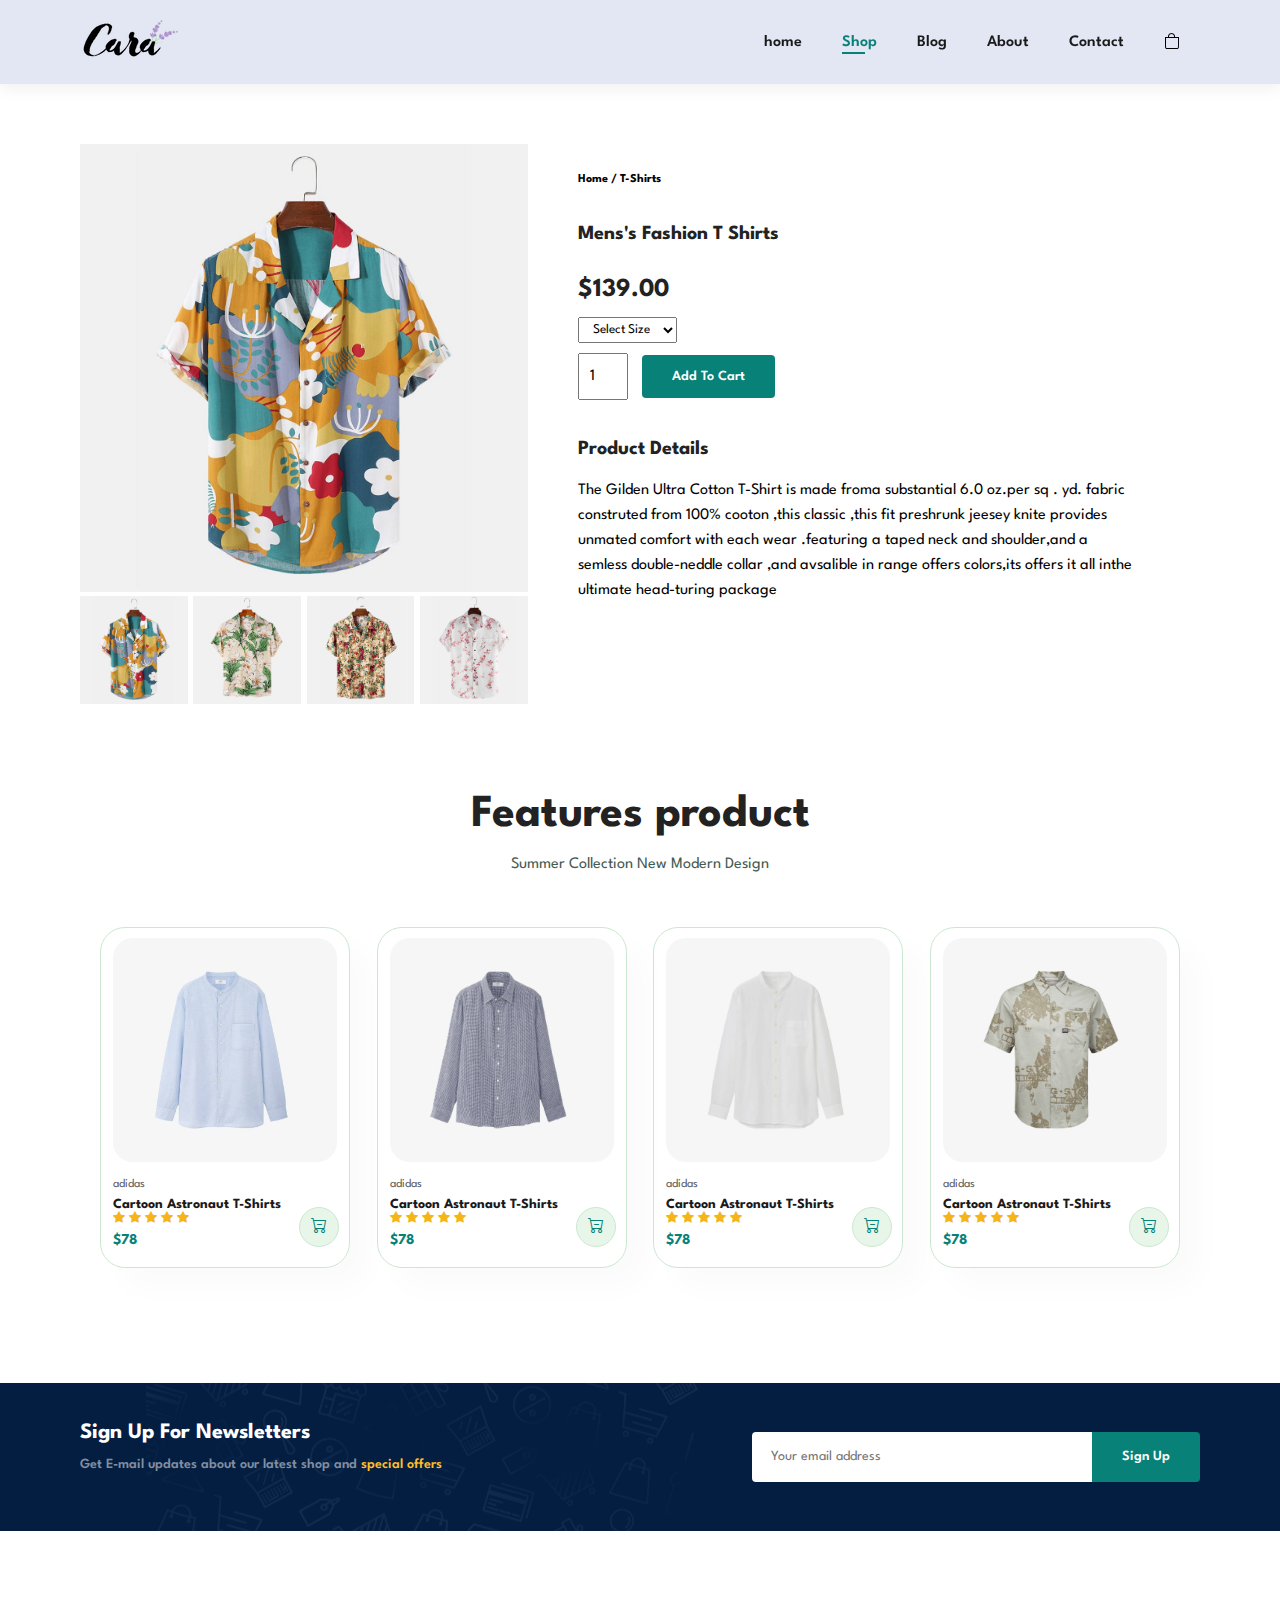
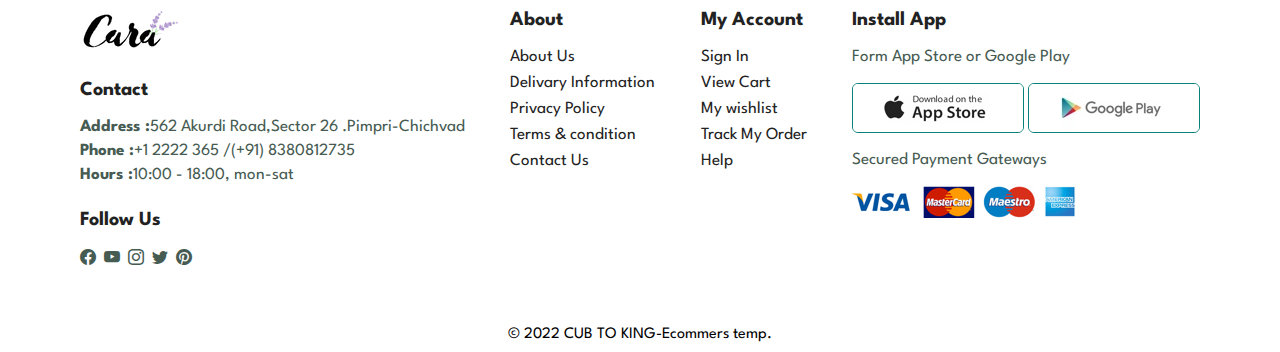
<file: sproduct.html>
<!DOCTYPE html>
<html lang="en">
<head>
    <meta charset="UTF-8">
    <meta http-equiv="X-UA-Compatible" content="IE=edge">
    <meta name="viewport" content="width=device-width, initial-scale=1.0">
    <title>E-commerce website</title>
    <link rel="stylesheet" href="https://cdn.jsdelivr.net/npm/bootstrap-icons@1.10.2/font/bootstrap-icons.css">
     <link rel="stylesheet" href="style.css">
</head>
<body>
    
    <section id="header">
     <a href="#"><img src="img/logo.png" class="logo" alt=""> </a>
     <div>
       <ul id="navbar">
      <li><a  href="index.html">home</a></li>
      <li><a class="active" href="shop.html">Shop</a></li>
      <li><a href="blog.html">Blog</a></li>
      <li><a href="about.html">About</a></li>
      <li><a href="contact.html">Contact</a></li>
      <li id="lg-bag"><a  href="cart.html "></a><i class="bi bi-bag"></i></li>
      <a href="#" id="close"><i class="bi bi-x-lg"></i></a>

      </ul>
     </div>

     <div id="mobile">
     <a href="cart.html "></a><i class="bi bi-bag"></i>
     <i  id="bar" class="bi bi-menu-button-fill"></i>
     </div>

    </section>

<section id="prodetails" class="section-p1">
 
  <div class="singal-pro-image">
    <img src="img/products/f1.jpg" width="100%" id="MainImg"  alt="">

    <div class="small-img-group">
        <div class="small-img-col">
            <img src="img/products/f1.jpg" width="100%" class="small-img" alt="">
        </div>

        <div class="small-img-col">
            <img src="img/products/f2.jpg" width="100%" class="small-img" alt="">
        </div>

        <div class="small-img-col">
            <img src="img/products/f3.jpg" width="100%" class="small-img" alt="">
        </div>

        <div class="small-img-col">
            <img src="img/products/f4.jpg" width="100%" class="small-img" alt="">
        </div>
    </div>
  </div>

<div class="singal-pro-details">
    <h6>Home  / T-Shirts </h6>
    <h4>Mens's Fashion T Shirts</h4>
    <h2>$139.00</h2>

    <select>
        <option>Select Size</option>
        <option>Xl</option>
        <option>XXL</option>
        <option>Small</option>
        <option>large</option>
    </select>

    <input type="number" value="1">
    <button class="normal">Add To Cart</button>
    <h4>Product Details</h4>
    <span>The Gilden Ultra Cotton T-Shirt is made froma substantial 6.0 oz.per
        sq . yd. fabric construted from 100% cooton ,this classic ,this fit preshrunk jeesey
        knite provides unmated comfort with each wear .featuring a taped neck and 
        shoulder,and a semless double-neddle collar ,and avsalible in range offers
        colors,its offers it all inthe ultimate head-turing package
    </span>
</div>
</section>

<section id="product1" class="section-p1">
    <h2>Features product</h2>
    <p>Summer Collection New Modern Design</p>
    <div class="pro-container">
        <div class="pro">
            <img src="img/products/n1.jpg" alt="">
            <div class="des">
                <span>adidas</span>
                <h5>Cartoon Astronaut T-Shirts</h5>
                <div class="star">
                    <i class="bi bi-star-fill"></i>
                    <i class="bi bi-star-fill"></i>
                    <i class="bi bi-star-fill"></i>
                    <i class="bi bi-star-fill"></i>
                    <i class="bi bi-star-fill"></i>
    
                </div>
                <h4>$78</h4>
            </div>
            <a href="#"> <i class="bi bi-cart-dash cart"></i></a>
        </div>

        <div class="pro">
            <img src="img/products/n2.jpg" alt="">
            <div class="des">
                <span>adidas</span>
                <h5>Cartoon Astronaut T-Shirts</h5>
                <div class="star">
                    <i class="bi bi-star-fill"></i>
                    <i class="bi bi-star-fill"></i>
                    <i class="bi bi-star-fill"></i>
                    <i class="bi bi-star-fill"></i>
                    <i class="bi bi-star-fill"></i>
    
                </div>
                <h4>$78</h4>
            </div>
            <a href="#"> <i class="bi bi-cart-dash cart"></i></a>
        </div>


        <div class="pro">
            <img src="img/products/n3.jpg" alt="">
            <div class="des">
                <span>adidas</span>
                <h5>Cartoon Astronaut T-Shirts</h5>
                <div class="star">
                    <i class="bi bi-star-fill"></i>
                    <i class="bi bi-star-fill"></i>
                    <i class="bi bi-star-fill"></i>
                    <i class="bi bi-star-fill"></i>
                    <i class="bi bi-star-fill"></i>
    
                </div>
                <h4>$78</h4>
            </div>
            <a href="#"> <i class="bi bi-cart-dash cart"></i></a>
        </div>
         
        <div class="pro">
            <img src="img/products/n4.jpg" alt="">
            <div class="des">
                <span>adidas</span>
                <h5>Cartoon Astronaut T-Shirts</h5>
                <div class="star">
                    <i class="bi bi-star-fill"></i>
                    <i class="bi bi-star-fill"></i>
                    <i class="bi bi-star-fill"></i>
                    <i class="bi bi-star-fill"></i>
                    <i class="bi bi-star-fill"></i>
    
                </div>
                <h4>$78</h4>
            </div>
            <a href="#"> <i class="bi bi-cart-dash cart"></i></a>
        </div>


    </div>

</section>

<section id="newsletter" class="section-p1 section-m1">
  <div class="newstext">
    <h4>Sign Up For Newsletters</h4>
    <p>Get E-mail updates about our latest shop and <span>special offers</span></p>

  </div>
  
  <div class="form">
    <input type="text" placeholder="Your email address">
    <button class="normal">Sign Up</button>
  </div>


</section>



<footer class="section-p1">
 <div class="col">
    <img class="logo" src="img/logo.png" alt="">
    <h4>Contact</h4>
    <p><strong>Address :</strong>562 Akurdi  Road,Sector 26 .Pimpri-Chichvad </p>

    <p><strong>Phone :</strong>+1 2222 365 /(+91) 8380812735</p>

    <p><strong>Hours :</strong>10:00 - 18:00, mon-sat </p>

    <div class="follow">
        <h4>Follow Us</h4>
        <div class="icon">
            <i class="bi bi-facebook"></i>
            <i class="bi bi-youtube"></i>
            <i class="bi bi-instagram"></i>
            <i class="bi bi-twitter"></i>
            <i class="bi bi-pinterest"></i>

        </div>
    </div>   
 </div>

 <div class="col">
    <h4>About</h4>
    <a href="#">About Us</a>
    <a href="#">Delivary Information</a>
    <a href="#">Privacy Policy</a>
    <a href="#">Terms & condition</a>
    <a href="#">Contact Us</a>
 </div>


 <div class="col">
    <h4>My Account</h4>
    <a href="#">Sign In</a>
    <a href="#">View Cart</a>
    <a href="#">My wishlist</a>
    <a href="#">Track My Order</a>
    <a href="#">Help</a>
 </div>

 <div class="col install">
    <h4>Install App</h4>
    <p>Form App Store or Google Play </p>
    <div class="row">
        <img src="img/pay/app.jpg" alt="">
        <img src="img/pay/play.jpg" alt="">
    </div>
    <p>Secured Payment Gateways</p>
    <img src="img/pay/pay.png" alt="">
 </div>


 
</footer>

<div class="copyright">
    &copy 2022 CUB TO KING-Ecommers temp.
 </div>



    <script src="script.js"></script>
</body>
</html>
</file>
<file: style.css>
@import url('https://fonts.googleapis.com/css2?family=League+Spartan:wght@100;200;300;400;500;600;700;800;900&display=swap');


*{
  margin: 0;
  padding: 0;
  box-sizing: border-box;
  font-family: 'League Spartan', sans-serif;
}


h1{
    font-size: 50px;
    line-height: 64px;
    color: #222;
}


h2{
    font-size: 46px;
    line-height: 54px;
    color: #222;
}

h4{
    font-size: 20px;
    color: #222;
}

h6{
    font-weight: 700;
    font-size: 12px;
}

p{
    font-size: 16px;
    color: #465b52;
    margin: 15px 0 20px 0;
}

.section-p1{
    padding: 40px 80px;
}
.section-m1{
    margin: 40px 0px;
}

button.normal {
    font-size: 14px;
    font-weight: 600;
    padding: 15px 30px;
    color: #000;
    background-color: #fff;
    border-radius: 4px;
    cursor: pointer;
    border: none;
    outline: none;
    transition: 0.2s;
}

button.white {
    font-size: 13px;
    font-weight: 600;
    padding: 11px 18px;
    color: #fff;
    background-color:transparent;
    cursor: pointer;
    border: 1px solid #fff;
    outline: none;
    transition: 0.2s;
}
body{
    width: 100%;
}

/* header start */

#header{
    display: flex;
    align-items: center;
    justify-content: space-between;
    padding: 20px 80px;
    background: #e3e6f3;
    box-shadow: 0 5px 15px rgba(0,0,0,0.06);
    z-index: 999;
    position:sticky;
    top: 0;
    left: 0;
}

#navbar{
    display: flex;
    align-items: center;
    justify-content: center;   
}

#navbar li{
    list-style: none;
    padding: 0 20px;
    position: relative;
}

#navbar li a{
    text-decoration: none;
    font-size: 16px;
    font-weight: 600;
    color: #1a1a1a;
    transition: 0.3 ease;
}

#navbar li a:hover,
#navbar li a.active{
  color: #088178;

}

#navbar li a.active::after,
#navbar li a:hover::after{
    content: "";
    width:30%;
    height: 2px;
    background: #088178;
    position: absolute;
    bottom: -4px;
    left: 20px;
}

/* home page */

#hero{
    background-image: url("img/hero4.png");
    height: 90vh;
    width: 100%;
    background-size: cover;
    background-position:top 25% right 0 ;
    padding: 0 80px;
    display: flex;
    flex-direction: column;
    align-items: flex-start;
    justify-content: center;

}

#hero h4{
    padding-bottom: 15px;
}

#hero h1{
    color: #088178;
}

#hero button{
    background-image: url("img/button.png");
    background-color: transparent;
    color: #088178;
    border: 0;
    padding:14px 80px 14px 65px;
    background-repeat: no-repeat;
    cursor: pointer;
    font-weight:700;
    font-size: 15px;
    
}
#feature{
    display:flex;
    align-items: center;
    justify-content: space-between;
    flex-wrap: wrap;
}
#feature .fe-box {
    width: 180px;
    text-align: center;
    padding: 25px 15px;
    box-shadow: 20px 20px 34px rgba(0,0,0,0.03);
    border: 1px solid #cce7d0;
    border-radius: 4px;
    margin: 15px 0;
}
#feature .fe-box img{
 width: 100%;
 margin-bottom: 10px;
}
#feature .fe-box:hover{
    box-shadow: 10px 10px 54px rgba(70,62,221,0.1); 
}

#feature .fe-box h6{
    display: inline-block;
    padding: 9px 8px 6px 8px;
    line-height: 1;
    border-radius: 4px;
    color: #088178;
    background-color: #fddde4;
}

#feature .fe-box:nth-child(2) h6{
    background-color: #cdebbc;
}

#feature .fe-box:nth-child(3) h6{
    background-color: #d1e8f2;
}

#feature .fe-box:nth-child(4) h6{
    background-color: #cdd4f8;
}

#feature .fe-box:nth-child(5) h6{
    background-color: #f6dbf6;
}

#feature .fe-box:nth-child(6) h6{
    background-color: #fff2e5;
}

#product1{
    text-align: center;
}

#product1 .pro-container{
    display: flex;
    justify-content: space-between;
    padding: 20px;
    flex-wrap: wrap;
}

#product1 .pro{
   width: 23%; 
   min-width: 250px;
   padding: 10px 12px;
   border: 1px solid #cce7d0;
   border-radius: 25px;
   cursor: pointer;
   box-shadow: 20px 20px 30px rgba(0,0,0,0.02);
   margin:15px 0;
   transition: 0.2s ease;
   position: relative;
}

#product1 .pro:hover{
    box-shadow: 20px 20px 30px rgba(0,0,0,0.06);
}

#product1 .pro img {
    width: 100%;
    border-radius: 20px;
}

#product1 .pro .des {
    text-align: start;
    padding: 10px 0;
}

#product1 .pro .des span{
    color: #606063;
    font-size: 12px;
}

#product1 .pro .des h5 {
  padding-top:7px;
  color:#1a1a1a;
  font-size: 14px;
}

#product1 .pro .des i{
    font-size: 12px;
    color: rgba(243,181,25);

}

#product1 .pro .des h4{
    padding-top: 7px;
    font-size: 15px;
    font-weight: 700;
    color:#088178; 
}

#product1 .pro .cart {
    width: 40px;
    height: 40px;
    line-height: 40px;
    border-radius: 50px;
    background-color: #e8f6ea;
    font-weight: 500;
    color: #088178;
    border: 1px solid #cce7d0;
    position: absolute;
    bottom:20px;
    right: 10px;
}

#banner{
    display: flex;
    flex-direction: column;
    justify-content: center;
    align-items: center;
    text-align: center;
    background-image: url("img/banner/b2.jpg");
    width: 100%;
    height:40vh;
    background-size: cover;
    background-position: center;
}

#banner h4 {
  color: #fff;
  font-size: 26px;
}

#banner h2 {
   color: #fff; 
   font-size: 40px;
   padding: 10px 0;
}

#banner h2 span {
    color: #ef3636;
}

#banner button:hover{
    background: #088178;
    color: #fff;
}

#sm-banner{
    display: flex;
    justify-content: space-around;
    flex-wrap: wrap;
} 

#sm-banner .banner-box {
    display: flex;
    flex-direction: column;
    justify-content: center;
    align-items: flex-start;
    background-image: url("img/banner/b17.jpg");
    min-width: 600px;
    height:50vh;
    background-size: cover;
    background-position: center;
    padding: 30px;
}

#sm-banner h4 {
    color: #fff;
    font-size: 20px;
    font-weight: 300;
}

#sm-banner h2 {
    color: #fff;
    font-size: 38px;
    font-weight: 800;
}

#sm-banner span{
    color:#fff;
    font-size: 14px;
    font-weight: 500;
    padding-bottom: 15px;
}

#sm-banner .banner-box:hover button {
    background-color: #088178;
    border: 1px solid #088178;
}

#sm-banner .banner-box2{
    background-image: url("img/banner/b10.jpg");
}

#banner3{
    display: flex;
    justify-content: space-between;
    flex-wrap: wrap;
    padding: 0 80px;
}
#banner3 .banner-box {
    display: flex;
    flex-direction: column;
    justify-content: center;
    align-items: flex-start;
    background-image: url("img/banner/b7.jpg");
    min-width: 30%;
    height:30vh;
    background-size: cover;
    background-position: center;
    padding: 20px;
    margin-bottom: 20px;
}

#banner3 h2 {
    color:#fff;
    font-weight: 900;
    font-size: 30px;
}

#banner3 h3 {
    color: #ec544e;
    font-weight: 800;
    font-size: 20px;
}

#banner3 .banner-box2{
    background-image: url("img/banner/b4.jpg");
}

#banner3 .banner-box3{
    background-image: url("img/banner/b18.jpg");
}

#newsletter{
    display: flex;
    justify-content: space-between;
    flex-wrap: wrap;
    align-items: center;
    background-image: url("img/banner/b14.png");
    background-repeat: no-repeat;
    background-position: 20% 30%;
    background-color: #041e42;
}

#newsletter h4{
    font-size: 22px;
    font-weight: 700;
    color:#fff;
}

#newsletter p{
    font-size: 14px;
    font-weight: 600;
    color: #818ea0;
}

#newsletter p span{
    color: #ffbd27;
}

#newsletter .form{
  display: flex;
  width: 40%;
}
#newsletter input {
    height:3.125rem;
    padding: 0 1.25em;
    font-size: 14px;
    width: 100%;
    border: 1px solid transparent;
    border-radius: 4px;
    outline: none;
    border-top-right-radius:0;
    border-bottom-right-radius:0;

}

#newsletter button {
    background-color: #088178;
    color: #fff;
    white-space: nowrap;
    border-top-left-radius:0;
    border-bottom-left-radius:0;
}

footer{
    display: flex;
    flex-wrap: wrap;
    justify-content: space-between;
}

footer .col {
    display: flex;
    flex-direction: column;
    align-items: flex-start;
    margin-bottom: 20px;
}

footer .logo {
    margin-bottom: 30px;
}


footer h4 {
    font-size: 20px;
    padding-bottom: 20px;
}

footer p {
    font-size: 17px;
    margin:0 0 8px 0;
}

footer a {
    font-size: 17px;
    text-decoration: none;
    color: #222;
    margin-bottom: 10px;
}

footer .follow {
    margin-top: 20px;
}

footer .follow i {
    color:#465b52;
    padding-right: 4px;
    curser:pointer
}

footer .install .row img {
    border: 1px solid #088178;
    border-radius: 6px;
}

footer .install img{
    margin: 10px 0 15px 0;
}

footer .follow i:hover,
footer a:hover {
  color: #088178;
}

.copyright{
    text-align: center;
    width: 100%;
    margin-bottom: 10px;
}

#mobile {
    display: none;
    align-items: center;
}
#close{
    display: none;
}




/*  shop page  */


#page-header{
    background-image: url("img/banner/b1.jpg");
    width: 100;
    height: 40vh;
    background-size: cover;
    display: flex;
    justify-content: center;
    text-align: center;
    flex-direction: column;
    padding: 14px;
}

#page-header h2,
#page-header p{
 color: #fff;
}

#pagination{
    text-align: center;
}

#pagination a {
    text-decoration: none;
    background-color: #088178;
    padding: 15px 20px ;
    border-radius: 4px;
    color: #fff;
    font-weight: 600;
}

#pagination a i{
    font-size: 16px;
    font-weight: 600;

}

/* single product */

#prodetails{
    display: flex;
    margin-top: 20px;
}

#prodetails .singal-pro-image{
    width: 40%;
    margin-right: 50px;
}

.small-img-group{
    display: flex;
    justify-content: space-between;
}

.small-img-col {
    flex-basis: 24%;
    cursor: pointer;
}

#prodetails .singal-pro-details{
    width: 50%;
    padding-top: 30px;
}

#prodetails .singal-pro-details h4 {
    padding:40px 0 20px 0;
}

#prodetails .singal-pro-details h2 {
    font-size: 26px;
}

#prodetails .singal-pro-details select {
    display: block;
    padding: 5px 10px;
    margin-bottom: 10px;

}

#prodetails .singal-pro-details input {
    width: 50px;
    height: 47px;
    padding-left: 10px;
    font-size: 16px;
    margin-right: 10px;
}

#prodetails .singal-pro-details input{
    outline: none;
}
#prodetails .singal-pro-details button{
    background: #088178;
    color: #fff;
}

#prodetails .singal-pro-details span{
    line-height: 25px;
}

/* bolg page */

#page-header.blog-header {
    background-image: url("img/banner/b19.jpg");
}

#blog{
    padding: 150px 150px 0 150px;
}

#blog .blog-box {
    display: flex;
    align-items: center;
    width: 100%;
    position: relative;
    padding-bottom: 90px;
}

#blog .blog-img{
    width: 50%;
    margin-right: 40px;
}

#blog img{
    width: 100%;
    height: 300px;
    object-fit: cover; 
}

#blog .blog-details {
    width: 50%;
}

#blog .blog-details a{
    text-decoration: none;
    font-size: 12px;
    color: #000;
    font-weight: 700;
    position: relative;
    transition: 0.3s;
}

#blog .blog-details a::after {
    content:"";
    width: 50px;
    height: 1px;
    background-color: #000;
    position: absolute;
    top: 4px;
    right: -60px;
}

#blog .blog-details a:hover{
    color: #088178;
}

#blog .blog-details a:hover::after{
    background-color: #088178;
}

#blog .blog-box h1 {
    position: absolute;
    top: -40px;
    left: 0;
    font-size: 70px;
    font-weight: 700;
    color: #c9cbce;
    z-index: -9;
}

/* About page*/

#page-header.about-header{
    background-image: url("img/about/banner.png");
}

#about-head {
    display: flex;
    align-items: center;
}

#about-head img {
    width:50%;
    height: auto;
}

#about-head div {
    padding-left: 40px;
}

#about-app{
    text-align: center;
}

#about-app .video {
    width: 50%;
    height: 100%;
    margin: 30px auto 0 auto;
}

#about-app .video video {
    width: 100%;
    height: 100%;
    border-radius: 20px;
}

/* contact html */

#contact-details{
    display: flex;
    align-items: center;
    justify-content: space-between;

}

#contact-details .details {
    width: 40%;
}

#contact-details .details span,
#form-details form span{
    font-size: 18px;
}

#contact-details .details h2,
#form-details form h2 {
    font-size: 36px;
    line-height: 35px;
    padding: 20px 0;
}

#contact-details .details h3{
    font-size: 16px;
    padding-bottom: 15px;
}

#contact-details .details li{
    list-style: none;
    display: flex;
    padding: 10px o;
}

#contact-details .details li i {
    font-size: 14px;
    padding-right: 22px;
    line-height: 3;

}

#contact-details .details li p{
    margin: 0;
    font-size: 14px;
    line-height: 3;
}

#contact-details .map{
    width: 55%;
    height: 400px;
}

#contact-details .map iframe {
    width: 100%;
    height: 100%;
}

#form-details{
    display: flex;
    justify-content: space-between;
    margin: 30px;
    padding: 80px;
    border: 1px solid #e1e1e1;
}

#form-details form {
    width: 65%;
    display: flex;
    flex-direction: column;
    align-items: flex-start;
}

#form-details form input,
#form-details form textarea{
    width: 100%;
    padding: 12px 15px ;
    outline: none;
    margin-bottom: 20px;
    border: 1px solid #e1e1e1;
}

#form-details form button {
    background-color: #088178;
    color: #fff;
}


#form-details .people div {
    padding-bottom: 25px;
    display: flex;
    align-items: flex-start;
}

#form-details .people div img {
    width: 65px;
    height: 65px;
    object-fit: cover;
    margin-right: 15px;
}

#form-details .people div p{
    margin: 0;
    font-size: 13px;
    line-height: 25px;
}

#form-details .people div p span {
    display: block;
    font-size: 16px;
    font-weight: 600;
    color: #000;
}

/* cart page */

#cart{
    overflow-x: auto;
}

#cart table {
    width: 100%;
    border-collapse: collapse;
    table-layout: fixed;
    white-space: nowrap;
}

#cart table img{
 width: 70px;
}


#cart table td:nth-child(1){
    width: 100px;
    text-align: center;
}

#cart table td:nth-child(2){
    width: 150px;
    text-align: center;
}

#cart table td:nth-child(3){
    width: 250px;
    text-align: center;
}

#cart table td:nth-child(4),
#cart table td:nth-child(5),
#cart table td:nth-child(6){
    width: 150px;
    text-align: center;
}

#cart table td:nth-child(5) input {
    width: 70px;
    padding: 10px 5px 10px 15px;
}

#cart table thead {
  border: 1px solid #e2e9e1;
  border-left: none;
  border-right: none;
}

#cart table thead td {
    font-weight: 700;
    text-transform: uppercase;
    font-size: 16px;
    padding: 18px 0;
}

#cart table tbody tr td {
   
  padding-top: 13px;
}

#cart table tbody td {
    font-size: 13px;
}

#cart-add {
    display: flex;
    flex-wrap: wrap;
    justify-content: space-between;
}

#coupon {
    width: 50%;
    margin-bottom: 30px;
}

#coupon h3,
#subtotal h3 {
    padding-bottom: 15px;
}

#coupon input {
    padding: 10px 20px;
    outline: none;
    width: 60%;
    margin-right: 10px;
    border: 1px solid #e2e9e1;
}

#coupon button,
#subtotal button{
    background-color: #088178;
    color: #fff;
    padding: 12px 20px;
}

#subtotal{
    width: 50%;
    margin-bottom: 30px;
    border: 1px solid #e2e9e1;
    padding: 30px;
}

#subtotal table{
    border-collapse: collapse;
    width: 100%;
    margin-bottom: 20px;
}

#subtotal table td{
    width: 50%;
    border: 1px solid #e2e9e1;
    padding: 10px;
    font-size: 14px;
}





@media (max-width:799px){
    .section-p1{
        padding: 40px 40px;
    }
    #navbar{
        display: flex;
        flex-direction: column;
        align-items: flex-start;
        justify-content: flex-start;
        position: fixed;
        top: 0;
        right:-300px;
        height: 100vh;
        width: 300px;
        background-color: #E3E6F3;
        box-shadow: 0 40px 60px rgba(0,0,0,0.01);
        padding:80px 0 0 10px;
        transition: 0.3;
    }

    #navbar.active{
      right:0px;
    }

    #navbar li{
        margin-bottom: 25px;
    }

    #mobile {
        display: flex;
        align-items: center;
    }

    #mobile i {
        color:  #1a1a1a;
        font-size: 24px;
        padding-left: 20px;
    }

    #close{
        display: initial;
        position: absolute;
        top:30px;
        left: 30px;
        color: #222;
        font-size: 24px;
    }

    #lg-bag {
        display: none;
    }

    #hero {
        height: 70vh;
        padding: 0 80px;
        background-position: top 30% right 30%;
    }

    #feature{
        justify-content: center;
    }

    #feature .fe-box {
        margin: 15px 15px;
    }

    #product1 .pro-container {
        justify-content: center;
    }

    #product1 .pro {
        margin:15px;
    }

    #banner{
        height: 20vh;
    }

    #sm-banner .banner-box {
        min-width: 100%;
        height: 30vh;
    }

    #banner3{
        padding: 0 40px;
    }

    #banner .banner-box {
        width: 28%;
    }

    #newsletter .form {
        width: 70%;
    }

    /* content page  */

    #form-details {
        padding: 40px;
    }

    #form-details form {
        width: 50%;
    }
}




 
@media (max-width:477px){
    #header{
        padding: 10px 30px;
    }
     
    h1{
        font-size: 38px;
    }

    h2{
        font-size: 32px;
    }

    #hero{
        padding: 0 20px;
        background-position: 55%;
    }

    #feature .fe-box {
        width: 155px;
        margin: 0 0 15px 0;
    }

    #product1 .pro {
        width: 100%;
    }
    #banner{
        height:40vh;
    }

    #sm-banner .banner-box {
        height:40vh;
    }

    #sm-banner .banner-box2{
    margin-top: 20px;
    }

    #banner3{
        padding: 0 20px;
    }

    #banner3 .banner-box {
        width:100%;
    }

    #newsletter{
        padding:40px 20px;
    }

    #newsletter .form{
       width: 100%;
    }

    .copyright{
        text-align: start;
    }

    /* singal product */

    #prodetails{
        display: flex;
        flex-direction: column;

    }

    #prodetails .singal-pro-image{
        width: 100%;
        margin-right: 0px;
    }

    prodetails .singal-pro-details{
        width: 100%;
    }

    /* blog page */

    #blog{
        padding: 100px 20px 0 20px;
    }

    #blog .blog-box {
        display: flex;
       flex-direction: column;
       align-items: flex-start;
    }

    #blog .blog-img{
        width: 100%;
        margin-right: 0px;
        margin-bottom: 30px;
    }

    #blog .bolg-details {
        width: 100%;
    }

    /* about page */

    #about-head{
        flex-direction: column;
    }

    #about-head img{
        width: 100%;
        margin-bottom: 20px; 
    }
    #about-app .vidio {
        width:100%;
        
    }

    /* content page */

    #contact-deatails {
        flex-direction: column;
    }

    #contact-deatails .details{
        width: 100%;
        margin-bottom: 30px;
    }

    #contact-deatails .map{
        width: 100%;
    }

    #form-details {
        margin: 10px;
        padding: 30px 10px;
        flex-wrap: wrap;
    }

    #form-details form{
        width: 100%;
        margin-bottom: 30px;
    }

    /* cart page */

    #cart-add {
        flex-direction: column;

    }

    #coupon{
        width: 100%;
    }

    #subtotal{
        width: 100%;
        padding: 20px;
    }
}
</file>
